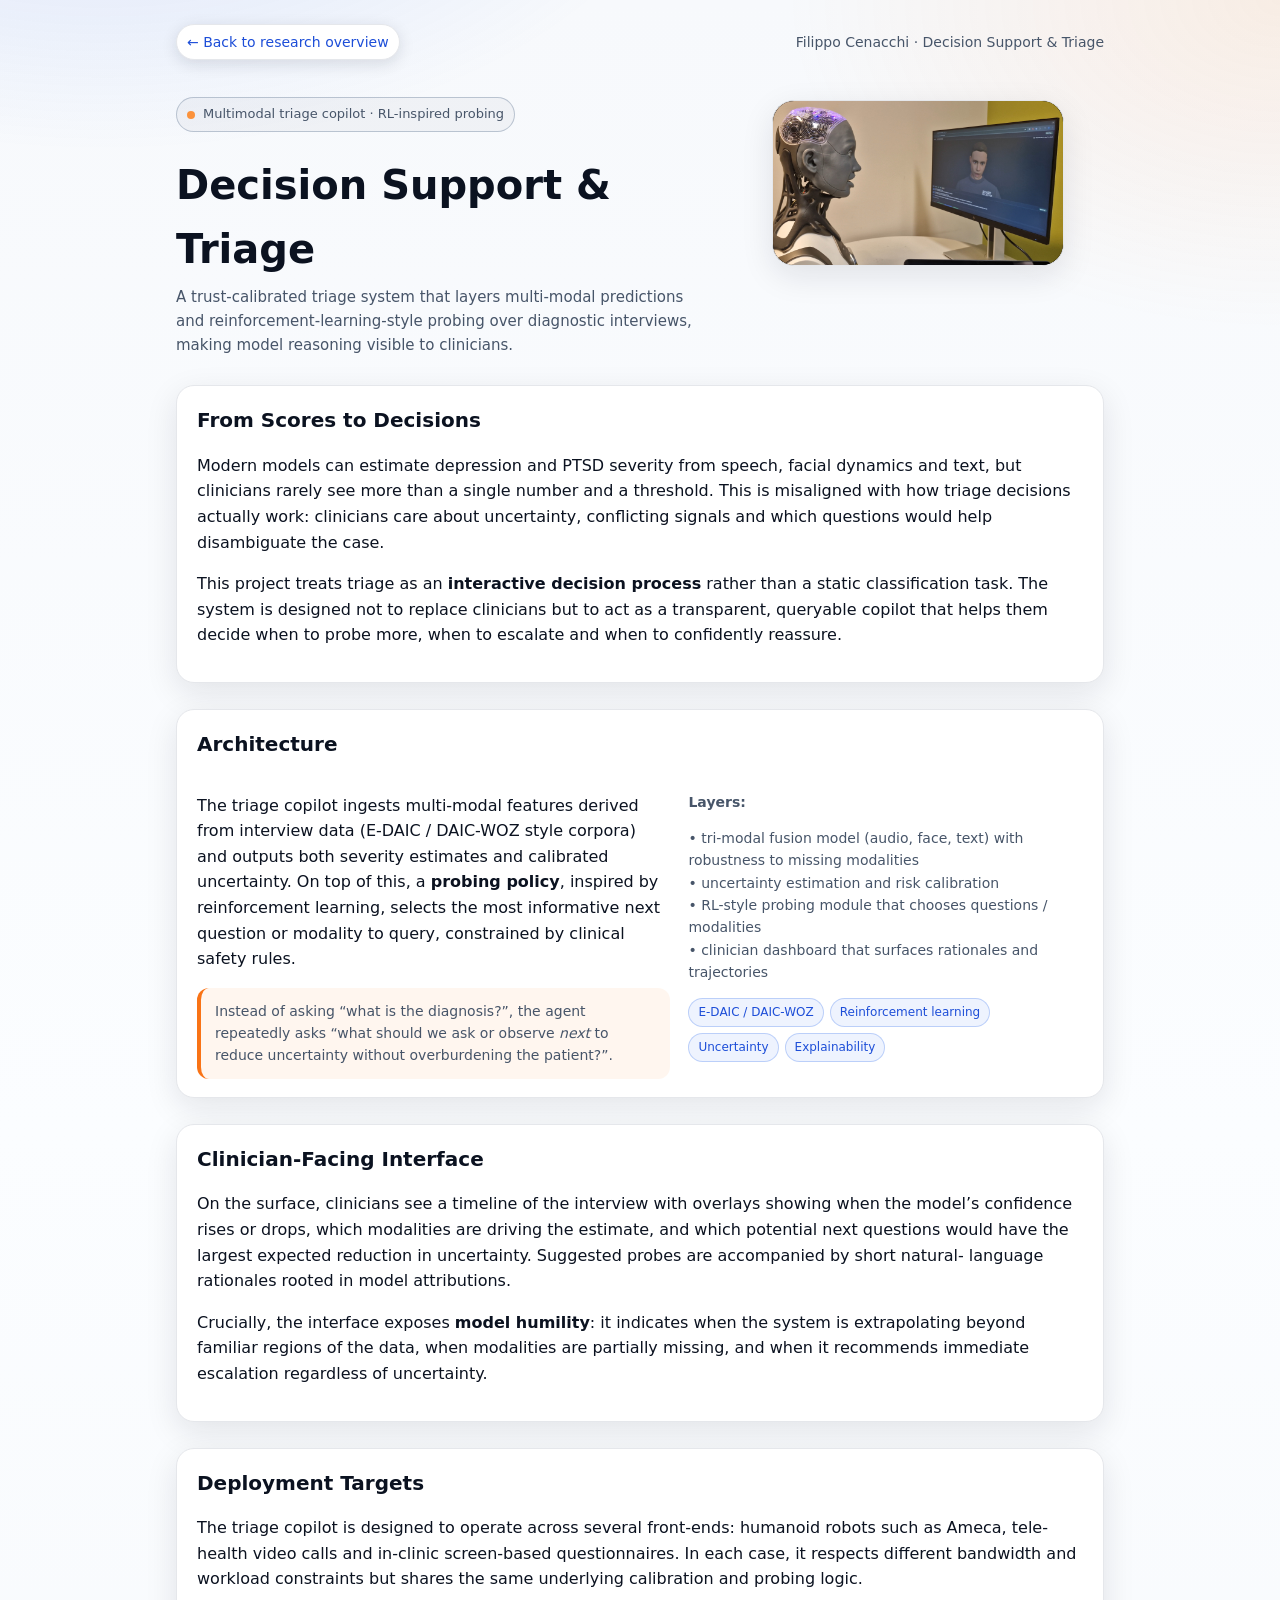
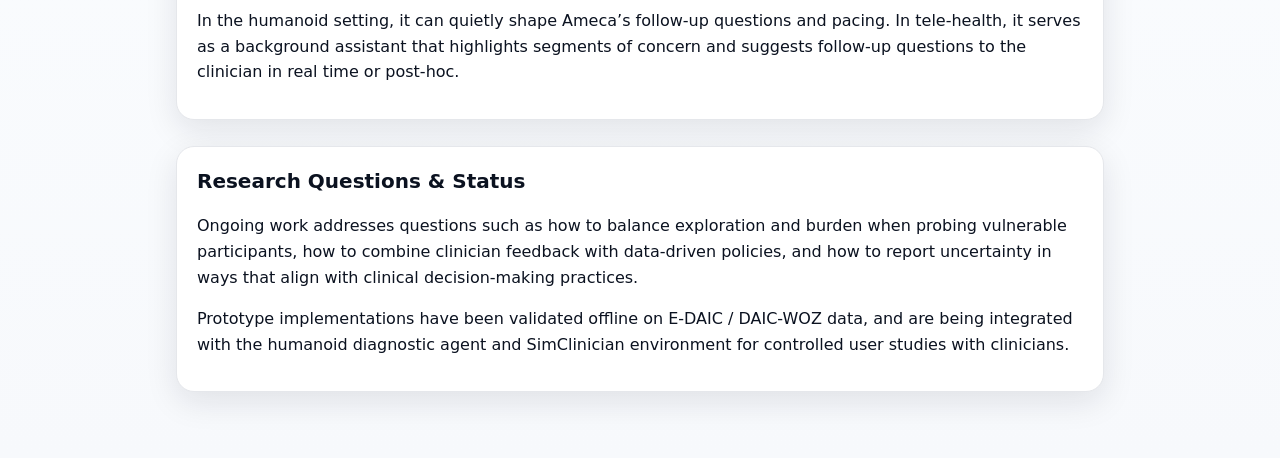
<file: decision-support-triage.html>
<!doctype html>
<html lang="en">
<head>
  <meta charset="utf-8">
  <title>Decision Support &amp; Triage • Filippo Cenacchi</title>
  <meta name="viewport" content="width=device-width, initial-scale=1">
  <meta name="description"
        content="A trust-calibrated multimodal triage copilot that layers RL-inspired probing and explainable predictions over E-DAIC / DAIC-WOZ style interviews.">

  <style>
    :root{
      --bg:#f7f9fc;--panel:#ffffff;--text:#0b1220;--subtle:#475569;
      --brand:#2563eb;--brand-ink:#1d4ed8;--border:#e5e7eb;
      --shadow:0 10px 32px rgba(15,23,42,0.10);
      --accent-soft:rgba(37,99,235,0.08);
    }
    *{box-sizing:border-box;}
    html,body{
      margin:0;padding:0;min-height:100vh;
      font:16px/1.6 system-ui,-apple-system,Segoe UI,Roboto,Ubuntu;
      color:var(--text);
      background:
        radial-gradient(1100px 650px at 8% -10%,rgba(37,99,235,.16),transparent 55%),
        radial-gradient(900px 600px at 100% 0%,rgba(251,146,60,.12),transparent 55%),
        linear-gradient(180deg,#f7f9fc 0%,#fbfdff 55%,#f7f9fc 100%);
    }
    a{color:var(--brand-ink);text-decoration:none}
    a:hover{text-decoration:underline}
    .container{max-width:960px;margin:0 auto;padding:24px 16px 40px;}
    header{
      display:flex;justify-content:space-between;align-items:center;
      gap:12px;margin-bottom:24px;
    }
    .back-link{
      display:inline-flex;align-items:center;gap:6px;
      padding:6px 10px;border-radius:999px;
      background:#fff;border:1px solid var(--border);
      font-size:14px;box-shadow:0 4px 16px rgba(15,23,42,0.12);
    }
    h1{font-size:clamp(30px,4vw,40px);margin:8px 0 4px;}
    .subtitle{margin:0;color:var(--subtle);font-size:15px;}
    .hero{
      display:grid;grid-template-columns:minmax(0,2fr) minmax(260px,1.4fr);
      gap:24px;align-items:flex-start;margin-bottom:28px;
    }
    .hero-media{
      border-radius:22px;overflow:hidden;border:1px solid var(--border);
      box-shadow:var(--shadow);background:#000;
    }
    .hero-media img{width:100%;height:100%;object-fit:cover;display:block;}
    .pill{
      display:inline-flex;align-items:center;gap:8px;
      padding:6px 10px;border-radius:999px;
      background:rgba(15,23,42,0.03);
      border:1px solid rgba(148,163,184,0.6);
      font-size:13px;color:var(--subtle);
    }
    .pill span.dot{width:8px;height:8px;border-radius:999px;background:#fb923c;}
    section{
      margin-bottom:26px;background:var(--panel);border-radius:18px;
      border:1px solid var(--border);box-shadow:var(--shadow);
      padding:18px 20px 18px;
    }
    section h2{margin-top:0;font-size:20px;}
    .tag-row{margin-top:8px;display:flex;flex-wrap:wrap;gap:6px;}
    .tag{
      font-size:12px;padding:4px 9px;border-radius:999px;
      background:var(--accent-soft);color:var(--brand-ink);
      border:1px solid rgba(37,99,235,0.25);
    }
    .two-col{
      display:grid;grid-template-columns:minmax(0,1.2fr) minmax(0,1fr);
      gap:18px;
    }
    @media(max-width:800px){
      .hero{grid-template-columns:1fr;}
      .two-col{grid-template-columns:1fr;}
    }
    .callout{
      margin:0;padding:12px 14px;border-radius:12px;
      background:rgba(251,146,60,0.08);
      border-left:4px solid #f97316;
      font-size:14px;color:var(--subtle);
    }
    .small{font-size:14px;color:var(--subtle);}
  </style>

  <link rel="stylesheet" href="iphone.css">
</head>
<body>
  <div class="container">
    <header>
      <a class="back-link" href="index.html#research">← Back to research overview</a>
      <span class="small">Filippo Cenacchi · Decision Support &amp; Triage</span>
    </header>

    <div class="hero">
      <div>
        <p class="pill">
          <span class="dot"></span>
          Multimodal triage copilot · RL-inspired probing
        </p>
        <h1>Decision Support &amp; Triage</h1>
        <p class="subtitle">
          A trust-calibrated triage system that layers multi-modal predictions and
          reinforcement-learning-style probing over diagnostic interviews, making
          model reasoning visible to clinicians.
        </p>
      </div>
      <figure class="hero-media">
        <img src="20250901_165725.jpg"
             alt="Robot and screen-based triage tools used with clinicians">
      </figure>
    </div>

    <section>
      <h2>From Scores to Decisions</h2>
      <p>
        Modern models can estimate depression and PTSD severity from speech, facial
        dynamics and text, but clinicians rarely see more than a single number and
        a threshold. This is misaligned with how triage decisions actually work:
        clinicians care about uncertainty, conflicting signals and which questions
        would help disambiguate the case.
      </p>
      <p>
        This project treats triage as an <strong>interactive decision process</strong>
        rather than a static classification task. The system is designed not to replace
        clinicians but to act as a transparent, queryable copilot that helps them decide
        when to probe more, when to escalate and when to confidently reassure.
      </p>
    </section>

    <section>
      <h2>Architecture</h2>
      <div class="two-col">
        <div>
          <p>
            The triage copilot ingests multi-modal features derived from interview data
            (E-DAIC / DAIC-WOZ style corpora) and outputs both severity estimates and
            calibrated uncertainty. On top of this, a <strong>probing policy</strong>,
            inspired by reinforcement learning, selects the most informative next
            question or modality to query, constrained by clinical safety rules.
          </p>
          <p class="callout">
            Instead of asking “what is the diagnosis?”, the agent repeatedly asks
            “what should we ask or observe <em>next</em> to reduce uncertainty without
            overburdening the patient?”.
          </p>
        </div>
        <div>
          <p class="small"><strong>Layers:</strong></p>
          <p class="small">
            • tri-modal fusion model (audio, face, text) with robustness to missing
            modalities<br>
            • uncertainty estimation and risk calibration<br>
            • RL-style probing module that chooses questions / modalities<br>
            • clinician dashboard that surfaces rationales and trajectories
          </p>
          <div class="tag-row">
            <span class="tag">E-DAIC / DAIC-WOZ</span>
            <span class="tag">Reinforcement learning</span>
            <span class="tag">Uncertainty</span>
            <span class="tag">Explainability</span>
          </div>
        </div>
      </div>
    </section>

    <section>
      <h2>Clinician-Facing Interface</h2>
      <p>
        On the surface, clinicians see a timeline of the interview with overlays showing
        when the model’s confidence rises or drops, which modalities are driving the
        estimate, and which potential next questions would have the largest expected
        reduction in uncertainty. Suggested probes are accompanied by short natural-
        language rationales rooted in model attributions.
      </p>
      <p>
        Crucially, the interface exposes <strong>model humility</strong>: it indicates
        when the system is extrapolating beyond familiar regions of the data, when
        modalities are partially missing, and when it recommends immediate escalation
        regardless of uncertainty.
      </p>
    </section>

    <section>
      <h2>Deployment Targets</h2>
      <p>
        The triage copilot is designed to operate across several front-ends:
        humanoid robots such as Ameca, tele-health video calls and in-clinic screen-based
        questionnaires. In each case, it respects different bandwidth and workload
        constraints but shares the same underlying calibration and probing logic.
      </p>
      <p>
        In the humanoid setting, it can quietly shape Ameca’s follow-up questions and
        pacing. In tele-health, it serves as a background assistant that highlights segments
        of concern and suggests follow-up questions to the clinician in real time or
        post-hoc.
      </p>
    </section>

    <section>
      <h2>Research Questions &amp; Status</h2>
      <p>
        Ongoing work addresses questions such as how to balance exploration and burden
        when probing vulnerable participants, how to combine clinician feedback with
        data-driven policies, and how to report uncertainty in ways that align with
        clinical decision-making practices.
      </p>
      <p>
        Prototype implementations have been validated offline on E-DAIC / DAIC-WOZ
        data, and are being integrated with the humanoid diagnostic agent and
        SimClinician environment for controlled user studies with clinicians.
      </p>
    </section>
  </div>
</body>
</html>
</file>
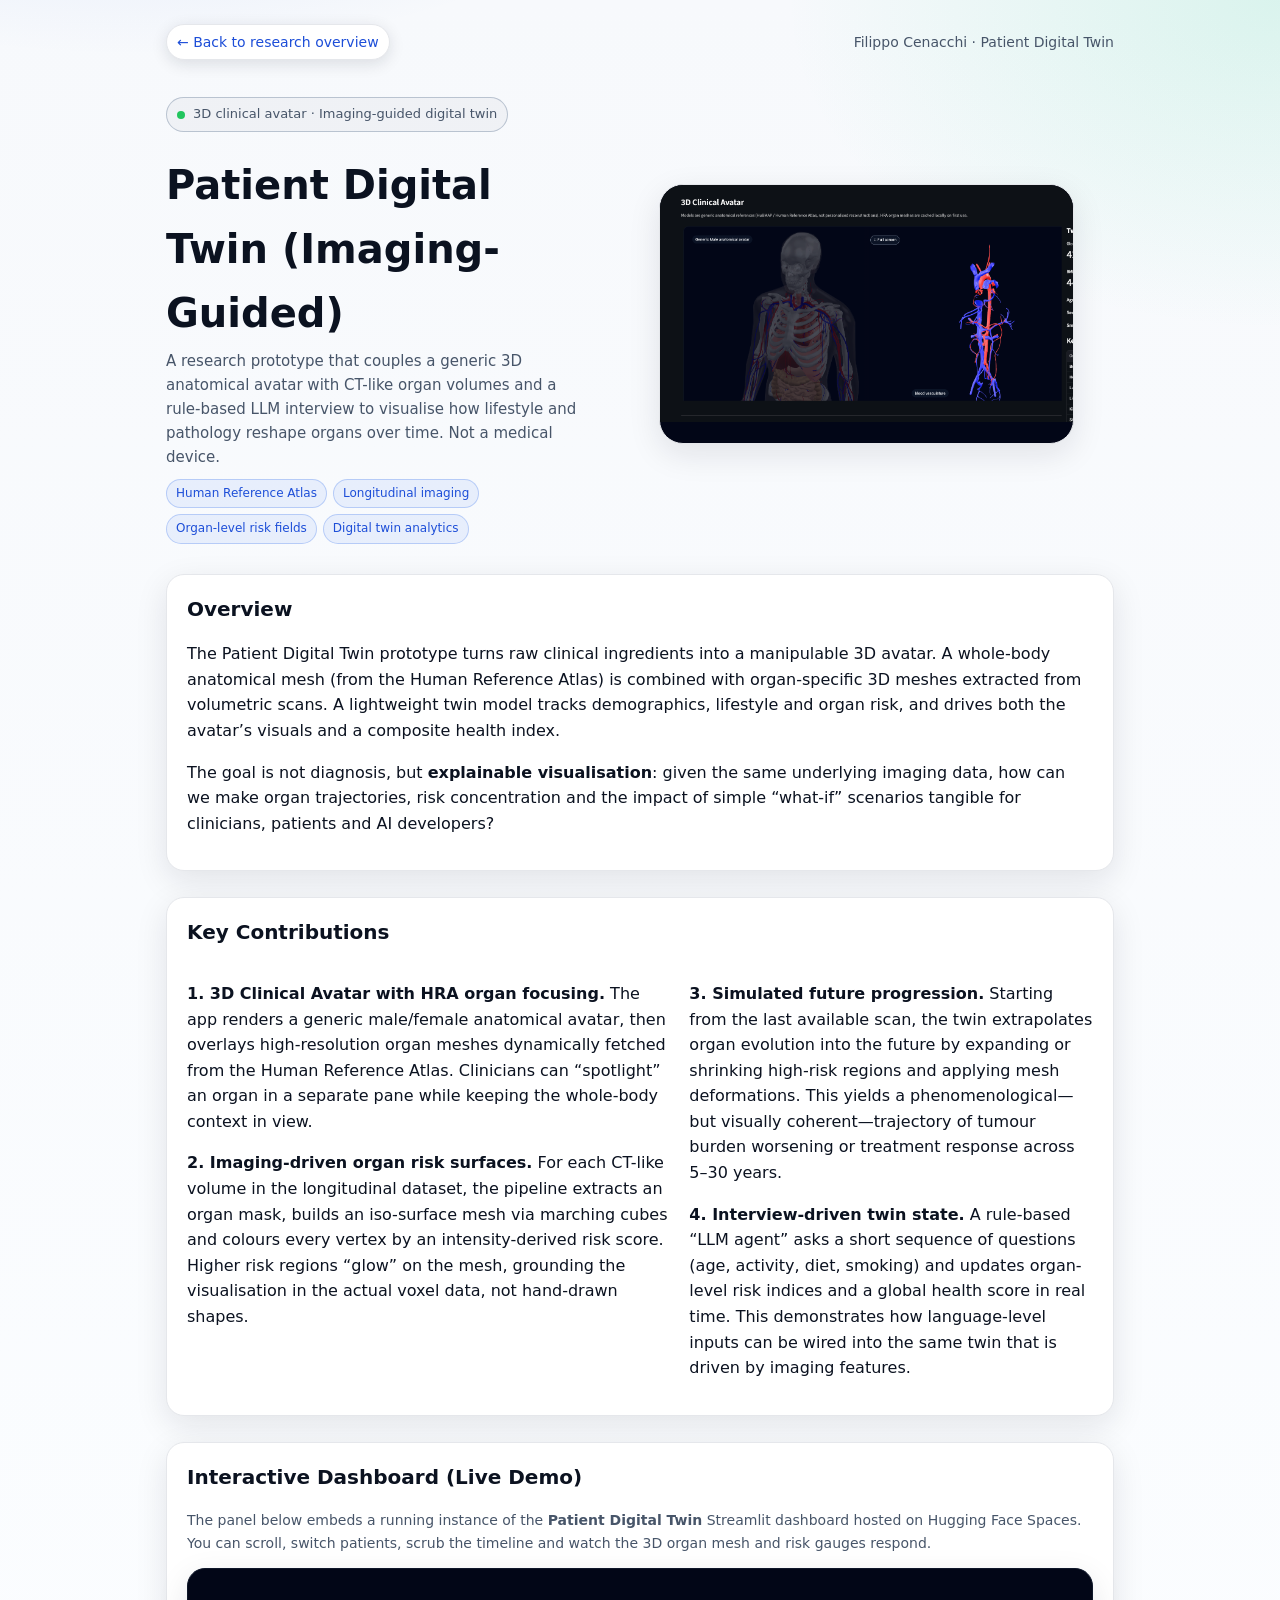
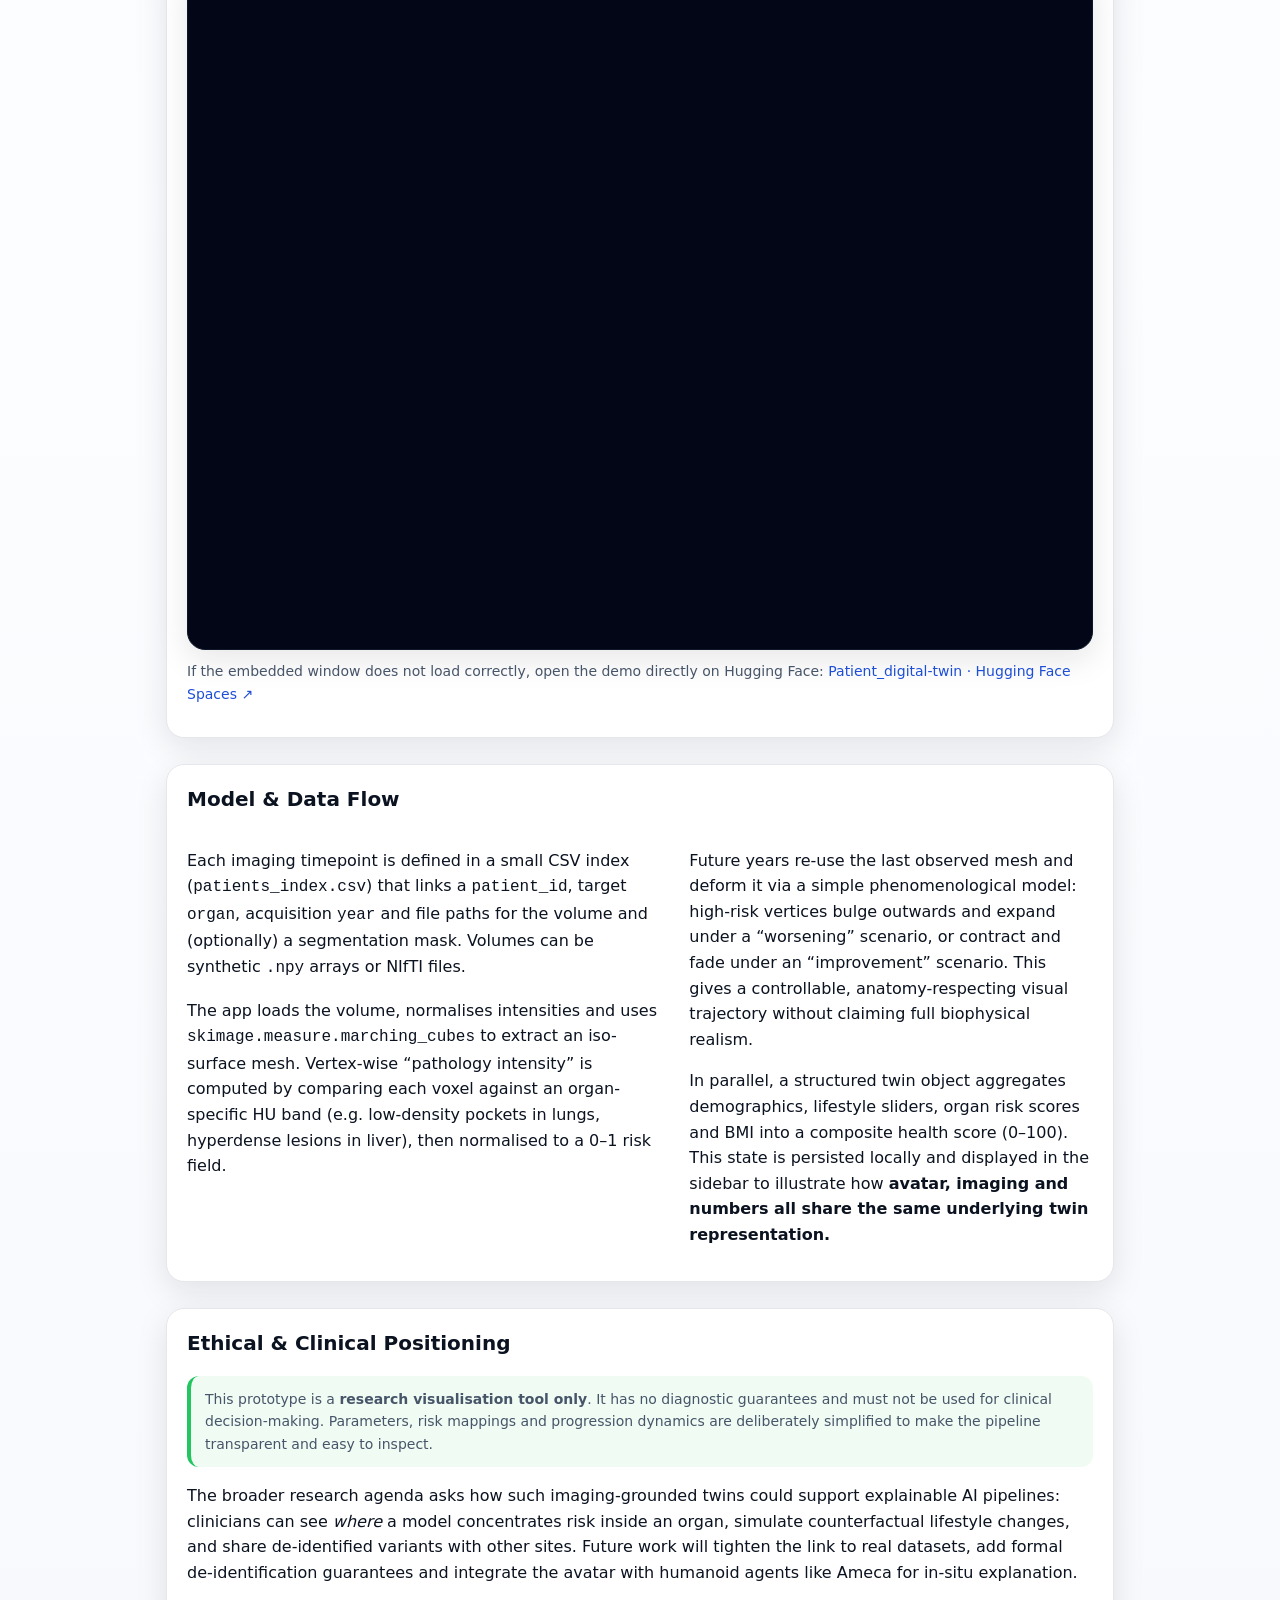
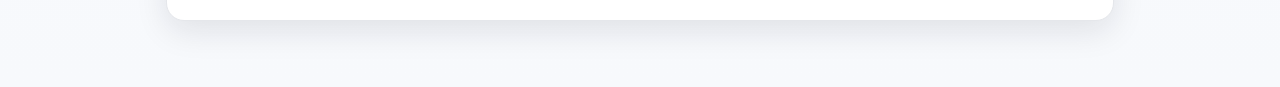
<file: digital-twin.html>
<!doctype html>
<html lang="en">
<head>
  <meta charset="utf-8">
  <title>Patient Digital Twin • Filippo Cenacchi</title>
  <meta name="viewport" content="width=device-width, initial-scale=1">
  <meta name="description"
        content="A 3D clinical digital twin that combines generic anatomy, imaging-driven organs and an interview-based twin model to visualise disease trajectories over time.">

  <style>
    :root{
      --bg:#f7f9fc;--panel:#ffffff;--text:#0b1220;--subtle:#475569;
      --brand:#2563eb;--brand-ink:#1d4ed8;--border:#e5e7eb;
      --shadow:0 10px 32px rgba(15,23,42,0.10);
      --accent-soft:rgba(37,99,235,0.08);
    }
    *{box-sizing:border-box;}
    html,body{
      margin:0;padding:0;min-height:100vh;
      font:16px/1.6 system-ui,-apple-system,Segoe UI,Roboto,Ubuntu;
      color:var(--text);
      background:
        radial-gradient(1200px 700px at 10% -10%,rgba(37,99,235,.18),transparent 55%),
        radial-gradient(900px 600px at 100% 0%,rgba(52,211,153,.15),transparent 55%),
        linear-gradient(180deg,#f7f9fc 0%,#fbfdff 55%,#f7f9fc 100%);
    }
    a{color:var(--brand-ink);text-decoration:none}
    a:hover{text-decoration:underline}
    .container{max-width:980px;margin:0 auto;padding:24px 16px 40px;}
    header{
      display:flex;justify-content:space-between;align-items:center;
      gap:12px;margin-bottom:24px;
    }
    .back-link{
      display:inline-flex;align-items:center;gap:6px;
      padding:6px 10px;border-radius:999px;
      background:#fff;border:1px solid var(--border);
      font-size:14px;box-shadow:0 4px 16px rgba(15,23,42,0.12);
    }
    h1{font-size:clamp(30px,4vw,40px);margin:8px 0 4px;}
    .subtitle{margin:0;color:var(--subtle);font-size:15px;}
    .hero{
      display:grid;
      grid-template-columns:minmax(0,1.2fr) minmax(0,1.4fr);
      gap:28px;align-items:center;margin-bottom:30px;
    }
    .hero-media{
      border-radius:24px;overflow:hidden;border:1px solid var(--border);
      box-shadow:var(--shadow);background:#020617;
      max-height:460px;min-height:260px;
    }
    .hero-media img{
      width:100%;height:100%;object-fit:cover;display:block;
    }
    .pill{
      display:inline-flex;align-items:center;gap:8px;
      padding:6px 10px;border-radius:999px;
      background:rgba(15,23,42,0.03);
      border:1px solid rgba(148,163,184,0.6);
      font-size:13px;color:var(--subtle);
    }
    .pill span.dot{width:8px;height:8px;border-radius:999px;background:#22c55e;}
    section{
      margin-bottom:26px;background:var(--panel);border-radius:18px;
      border:1px solid var(--border);box-shadow:var(--shadow);
      padding:18px 20px 18px;
    }
    section h2{margin-top:0;font-size:20px;}
    .tag-row{margin-top:8px;display:flex;flex-wrap:wrap;gap:6px;}
    .tag{
      font-size:12px;padding:4px 9px;border-radius:999px;
      background:var(--accent-soft);color:var(--brand-ink);
      border:1px solid rgba(37,99,235,0.25);
    }
    .two-col{
      display:grid;grid-template-columns:minmax(0,1.2fr) minmax(0,1fr);
      gap:18px;
    }
    @media(max-width:800px){
      .hero{grid-template-columns:1fr;}
      .hero-media{order:-1;}
      .two-col{grid-template-columns:1fr;}
    }
    .callout{
      margin:0;padding:12px 14px;border-radius:12px;
      background:rgba(34,197,94,0.07);
      border-left:4px solid #22c55e;
      font-size:14px;color:var(--subtle);
    }
    .small{font-size:14px;color:var(--subtle);}
    .live-embed{
      margin-top:12px;
      border-radius:18px;
      border:1px solid #0f172a;
      overflow:hidden;
      box-shadow:var(--shadow);
      background:#020617;
    }
    .live-embed iframe{
      width:100%;
      min-height:680px;
      border:0;
      display:block;
    }
    @media(max-width:600px){
      .live-embed iframe{min-height:560px;}
    }
  </style>

  <link rel="stylesheet" href="iphone.css">
</head>
<body>
  <div class="container">
    <header>
      <a class="back-link" href="index.html#research">← Back to research overview</a>
      <span class="small">Filippo Cenacchi · Patient Digital Twin</span>
    </header>

    <div class="hero">
      <div>
        <p class="pill">
          <span class="dot"></span>
          3D clinical avatar · Imaging-guided digital twin
        </p>
        <h1>Patient Digital Twin (Imaging-Guided)</h1>
        <p class="subtitle">
          A research prototype that couples a generic 3D anatomical avatar with CT-like
          organ volumes and a rule-based LLM interview to visualise how lifestyle and
          pathology reshape organs over time. Not a medical device.
        </p>
        <div class="tag-row" style="margin-top:10px;">
          <span class="tag">Human Reference Atlas</span>
          <span class="tag">Longitudinal imaging</span>
          <span class="tag">Organ-level risk fields</span>
          <span class="tag">Digital twin analytics</span>
        </div>
      </div>
      <figure class="hero-media">
        <img src="twin.png"
             alt="3D anatomical avatar with isolated vascular tree and organ panel">
      </figure>
    </div>

    <section>
      <h2>Overview</h2>
      <p>
        The Patient Digital Twin prototype turns raw clinical ingredients into a
        manipulable 3D avatar. A whole-body anatomical mesh (from the Human Reference
        Atlas) is combined with organ-specific 3D meshes extracted from volumetric
        scans. A lightweight twin model tracks demographics, lifestyle and organ
        risk, and drives both the avatar’s visuals and a composite health index.
      </p>
      <p>
        The goal is not diagnosis, but <strong>explainable visualisation</strong>:
        given the same underlying imaging data, how can we make organ trajectories,
        risk concentration and the impact of simple “what-if” scenarios tangible
        for clinicians, patients and AI developers?
      </p>
    </section>

    <section>
      <h2>Key Contributions</h2>
      <div class="two-col">
        <div>
          <p>
            <strong>1. 3D Clinical Avatar with HRA organ focusing.</strong>
            The app renders a generic male/female anatomical avatar, then
            overlays high-resolution organ meshes dynamically fetched from the
            Human Reference Atlas. Clinicians can “spotlight” an organ in a
            separate pane while keeping the whole-body context in view.
          </p>
          <p>
            <strong>2. Imaging-driven organ risk surfaces.</strong>
            For each CT-like volume in the longitudinal dataset, the pipeline
            extracts an organ mask, builds an iso-surface mesh via marching cubes
            and colours every vertex by an intensity-derived risk score. Higher
            risk regions “glow” on the mesh, grounding the visualisation in the
            actual voxel data, not hand-drawn shapes.
          </p>
        </div>
        <div>
          <p>
            <strong>3. Simulated future progression.</strong>
            Starting from the last available scan, the twin extrapolates organ
            evolution into the future by expanding or shrinking high-risk regions
            and applying mesh deformations. This yields a phenomenological—but
            visually coherent—trajectory of tumour burden worsening or treatment
            response across 5–30 years.
          </p>
          <p>
            <strong>4. Interview-driven twin state.</strong>
            A rule-based “LLM agent” asks a short sequence of questions
            (age, activity, diet, smoking) and updates organ-level risk indices
            and a global health score in real time. This demonstrates how
            language-level inputs can be wired into the same twin that is driven
            by imaging features.
          </p>
        </div>
      </div>
    </section>

    <section>
      <h2>Interactive Dashboard (Live Demo)</h2>
      <p class="small">
        The panel below embeds a running instance of the
        <strong>Patient Digital Twin</strong> Streamlit dashboard hosted on
        Hugging Face Spaces. You can scroll, switch patients, scrub the
        timeline and watch the 3D organ mesh and risk gauges respond.
      </p>

      <div class="live-embed">
  <iframe
    src="https://filo-cena-patient-digital-twin.hf.space"
    title="Patient Digital Twin – live dashboard"
    loading="lazy"
    allow="fullscreen"
    style="width:100%; min-height:680px; border:0; display:block;"
  ></iframe>
</div>

<p class="small" style="margin-top:10px;">
  If the embedded window does not load correctly, open the demo directly on
  Hugging Face:
  <a href="https://huggingface.co/spaces/filo-cena/Patient_digital-twin"
     target="_blank" rel="noreferrer">
    Patient_digital-twin · Hugging Face Spaces ↗
  </a>
</p>

    </section>

    <section>
      <h2>Model &amp; Data Flow</h2>
      <div class="two-col">
        <div>
          <p>
            Each imaging timepoint is defined in a small CSV index
            (<code>patients_index.csv</code>) that links a <code>patient_id</code>,
            target <code>organ</code>, acquisition <code>year</code> and file paths
            for the volume and (optionally) a segmentation mask. Volumes can be
            synthetic <code>.npy</code> arrays or NIfTI files.
          </p>
          <p>
            The app loads the volume, normalises intensities and uses
            <code>skimage.measure.marching_cubes</code> to extract an iso-surface
            mesh. Vertex-wise “pathology intensity” is computed by comparing each
            voxel against an organ-specific HU band (e.g. low-density pockets in
            lungs, hyperdense lesions in liver), then normalised to a 0–1 risk field.
          </p>
        </div>
        <div>
          <p>
            Future years re-use the last observed mesh and deform it via a simple
            phenomenological model: high-risk vertices bulge outwards and expand
            under a “worsening” scenario, or contract and fade under an
            “improvement” scenario. This gives a controllable, anatomy-respecting
            visual trajectory without claiming full biophysical realism.
          </p>
          <p>
            In parallel, a structured twin object aggregates demographics,
            lifestyle sliders, organ risk scores and BMI into a composite health
            score (0–100). This state is persisted locally and displayed in the
            sidebar to illustrate how <strong>avatar, imaging and numbers all
            share the same underlying twin representation.</strong>
          </p>
        </div>
      </div>
    </section>

    <section>
      <h2>Ethical &amp; Clinical Positioning</h2>
      <p class="callout">
        This prototype is a <strong>research visualisation tool only</strong>.
        It has no diagnostic guarantees and must not be used for clinical
        decision-making. Parameters, risk mappings and progression dynamics are
        deliberately simplified to make the pipeline transparent and easy to
        inspect.
      </p>
      <p>
        The broader research agenda asks how such imaging-grounded twins could
        support explainable AI pipelines: clinicians can see <em>where</em> a
        model concentrates risk inside an organ, simulate counterfactual
        lifestyle changes, and share de-identified variants with other sites.
        Future work will tighten the link to real datasets, add formal
        de-identification guarantees and integrate the avatar with humanoid
        agents like Ameca for in-situ explanation.
      </p>
    </section>
  </div>
</body>
</html>
</file>
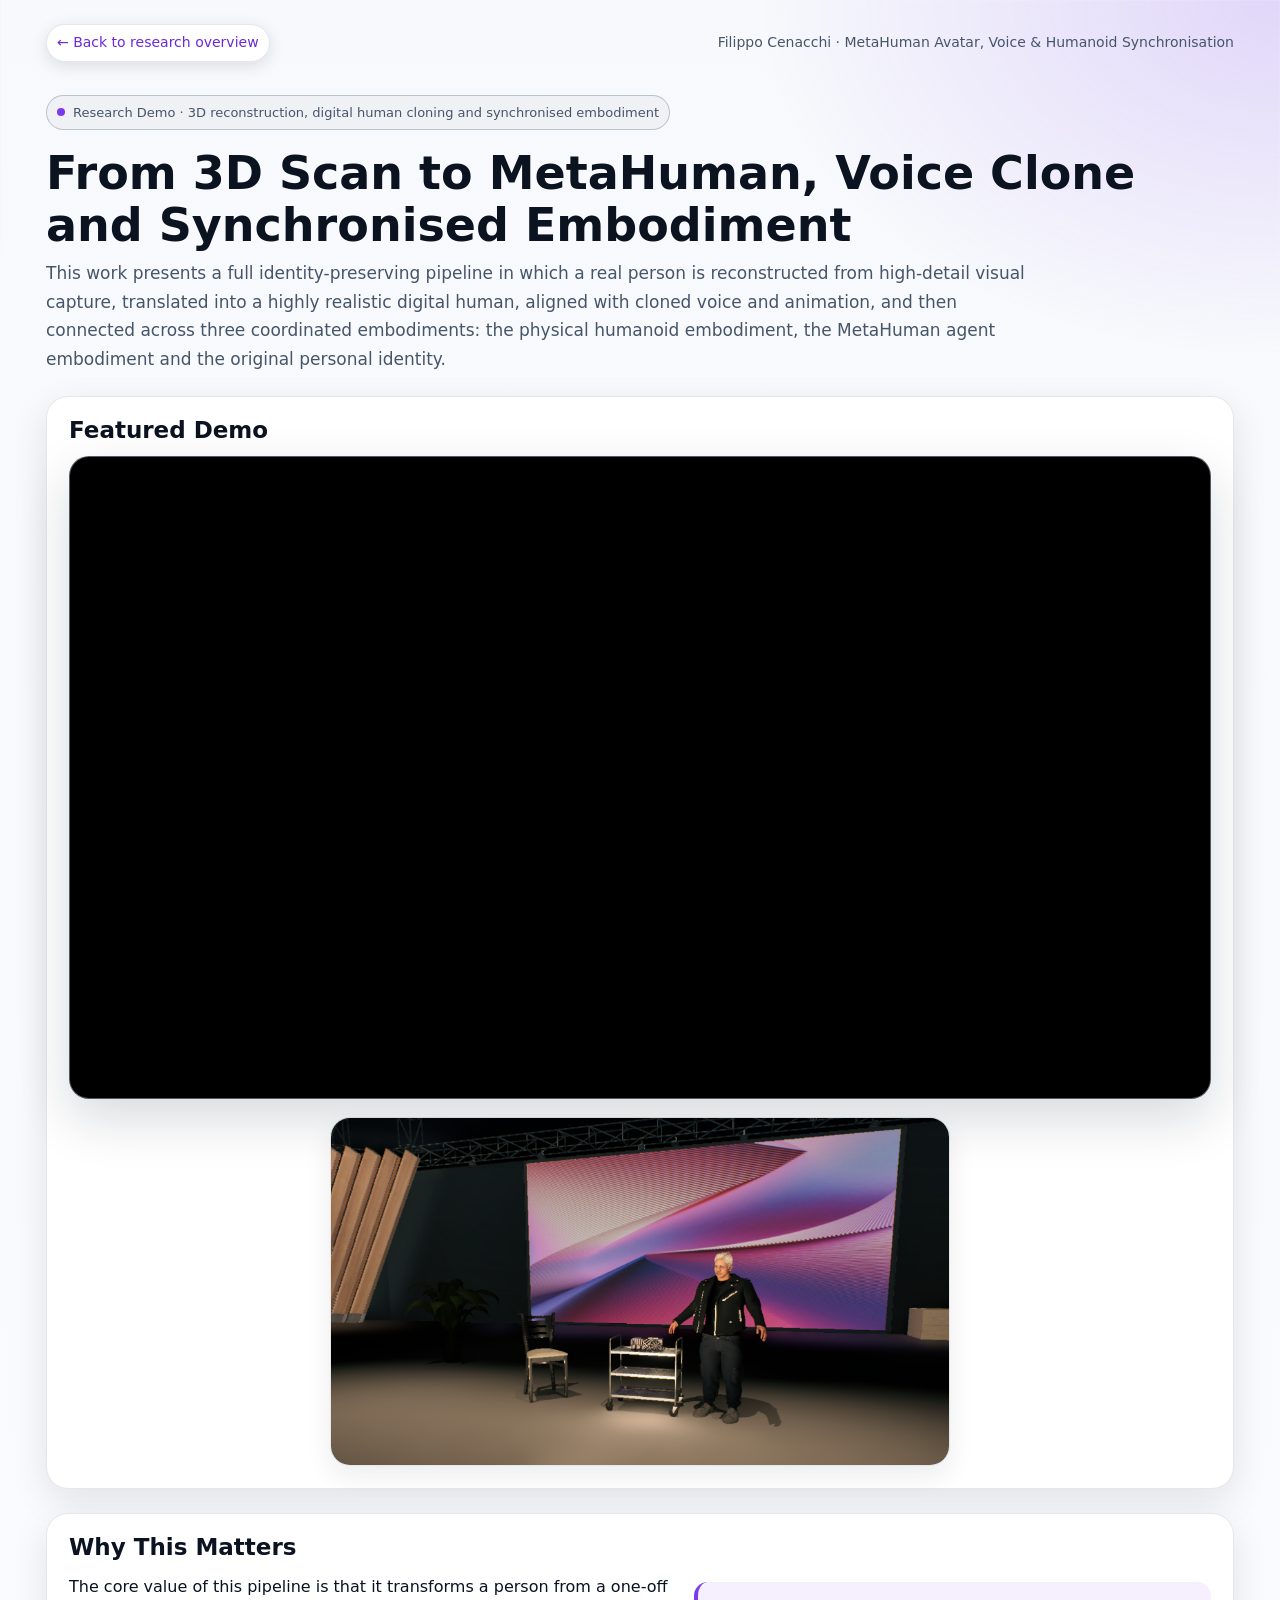
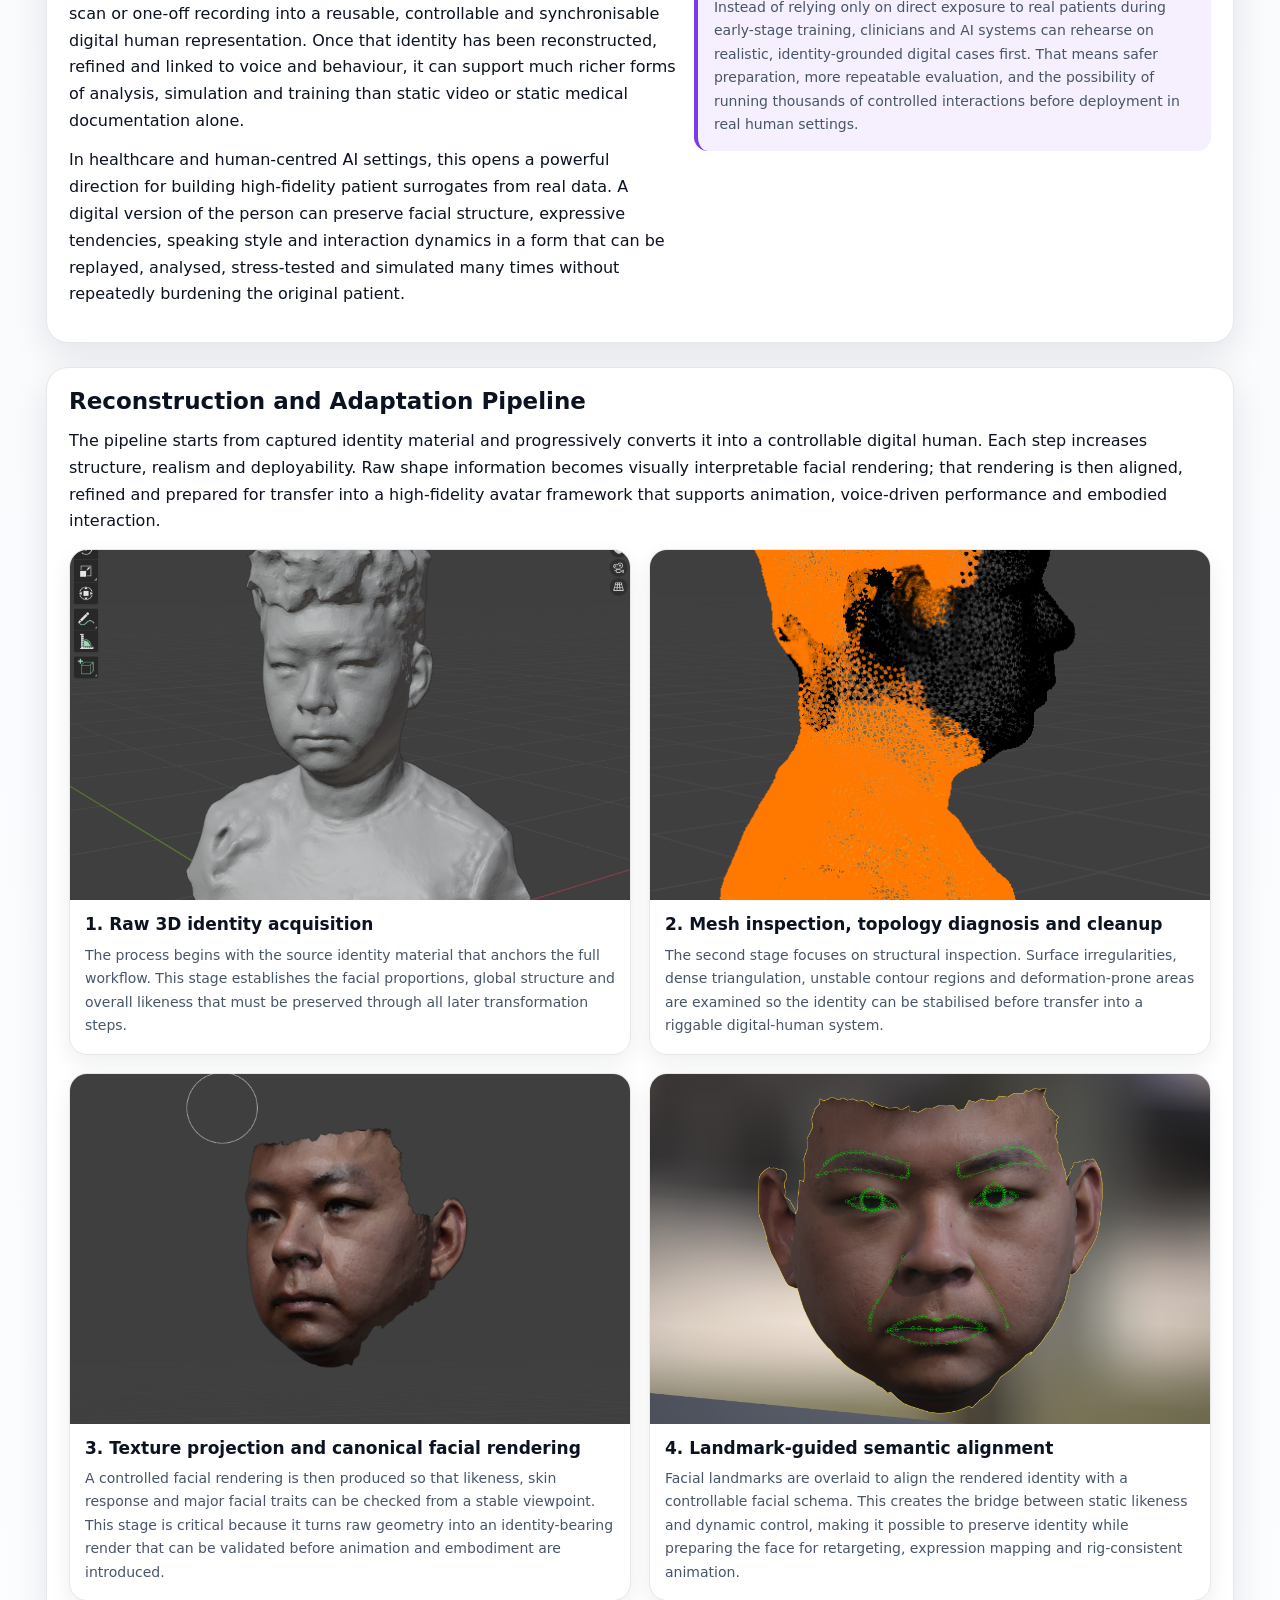
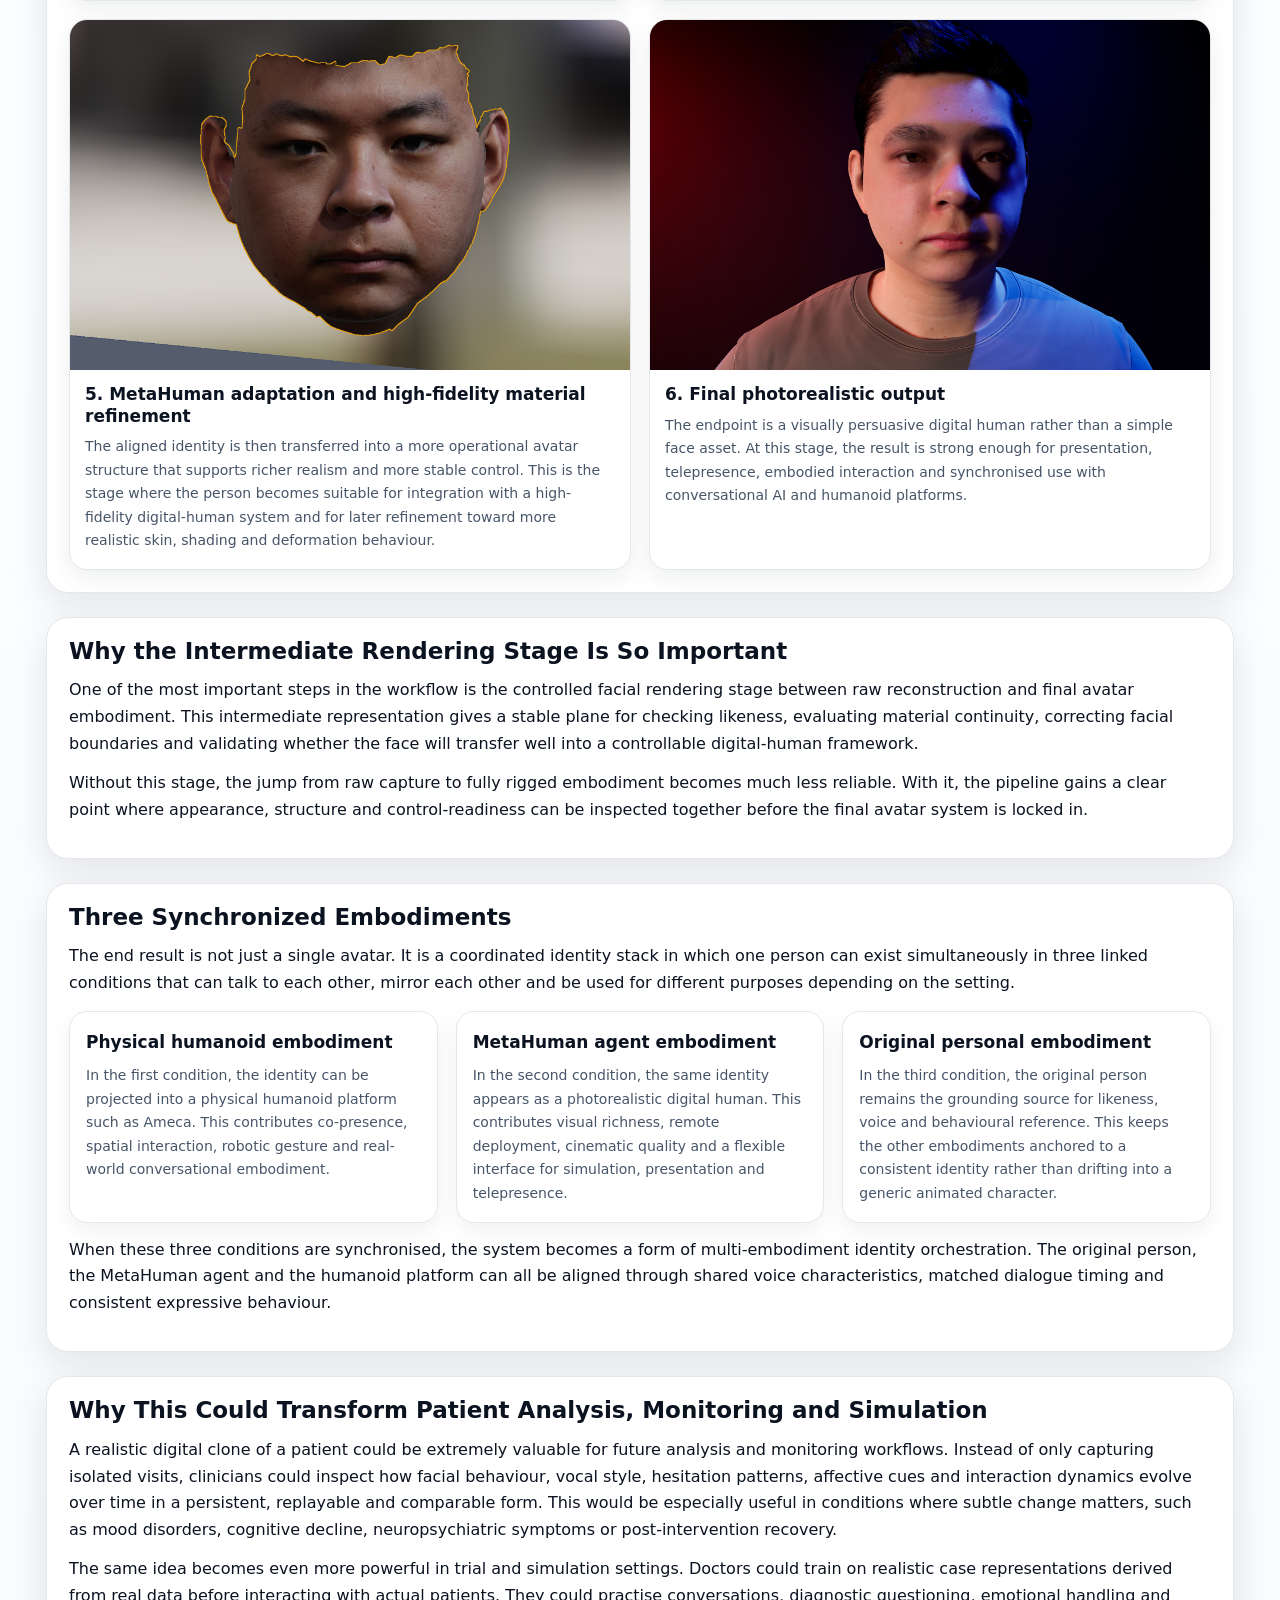
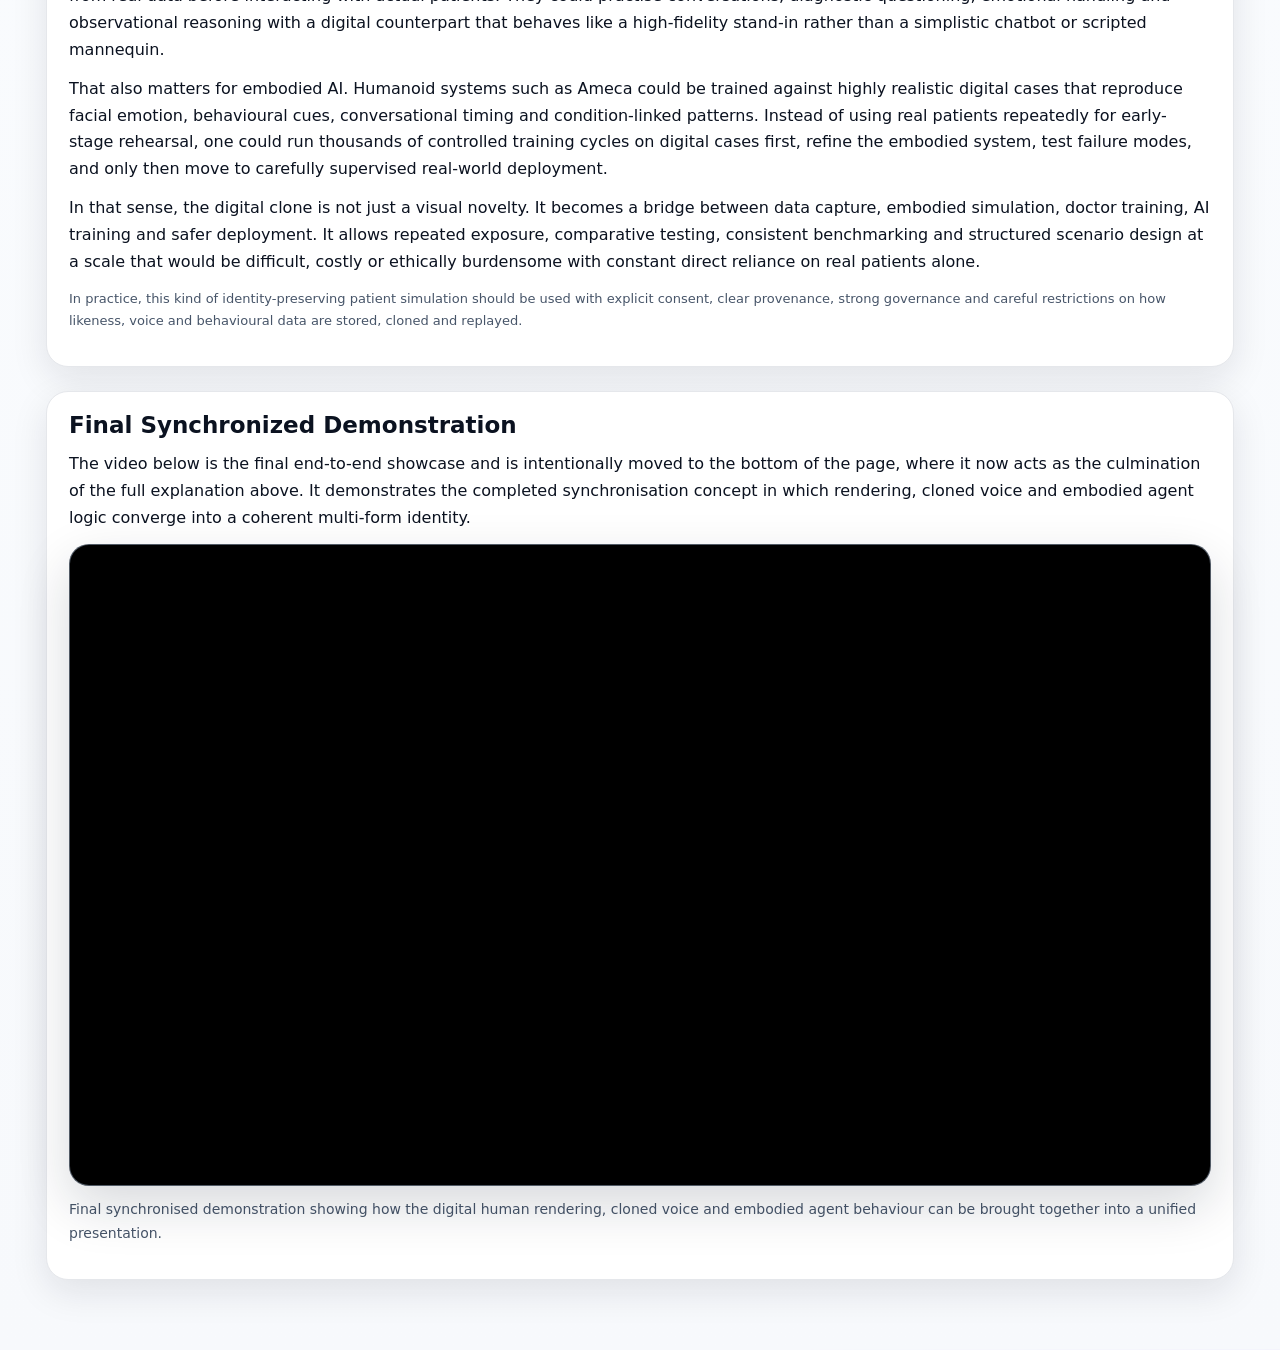
<file: metahuman-avatar-reel.html>
<!doctype html>
<html lang="en">
<head>
  <meta charset="utf-8">
  <title>MetaHuman Avatar, Voice Cloning & Humanoid Synchronisation • Filippo Cenacchi</title>
  <meta name="viewport" content="width=device-width, initial-scale=1">
  <meta name="description"
        content="A full pipeline for scan-based digital human reconstruction, MetaHuman adaptation, voice cloning, and synchronised embodiment across a physical humanoid, a photorealistic virtual agent, and the original human identity.">

  <style>
    :root{
      --bg:#f7f9fc;
      --panel:#ffffff;
      --text:#0b1220;
      --subtle:#475569;
      --brand:#7c3aed;
      --brand-ink:#6d28d9;
      --border:#e5e7eb;
      --shadow:0 12px 36px rgba(15,23,42,0.10);
      --shadow-strong:0 20px 52px rgba(15,23,42,0.16);
      --accent-soft:rgba(124,58,237,0.08);
    }

    *{box-sizing:border-box;}

    html,body{
      margin:0;
      padding:0;
      min-height:100vh;
      font:16px/1.68 system-ui,-apple-system,Segoe UI,Roboto,Ubuntu;
      color:var(--text);
      background:
        radial-gradient(1100px 650px at 8% -10%,rgba(37,99,235,.13),transparent 55%),
        radial-gradient(950px 650px at 100% 0%,rgba(124,58,237,.18),transparent 55%),
        linear-gradient(180deg,#f7f9fc 0%,#fbfdff 55%,#f7f9fc 100%);
    }

    a{
      color:var(--brand-ink);
      text-decoration:none;
    }

    a:hover{
      text-decoration:underline;
    }

    .container{
      max-width:1220px;
      margin:0 auto;
      padding:24px 16px 46px;
    }

    header{
      display:flex;
      justify-content:space-between;
      align-items:center;
      gap:12px;
      margin-bottom:20px;
    }

    .back-link{
      display:inline-flex;
      align-items:center;
      gap:6px;
      padding:6px 10px;
      border-radius:999px;
      background:#fff;
      border:1px solid var(--border);
      font-size:14px;
      box-shadow:0 4px 16px rgba(15,23,42,0.12);
    }

    .small{
      font-size:14px;
      color:var(--subtle);
    }

    .pill{
      display:inline-flex;
      align-items:center;
      gap:8px;
      padding:6px 10px;
      border-radius:999px;
      background:rgba(15,23,42,0.03);
      border:1px solid rgba(148,163,184,0.6);
      font-size:13px;
      color:var(--subtle);
      margin-bottom:10px;
    }

    .pill span.dot{
      width:8px;
      height:8px;
      border-radius:999px;
      background:var(--brand);
    }

    h1{
      font-size:clamp(32px,4.4vw,46px);
      margin:8px 0 8px;
      line-height:1.12;
    }

    .subtitle{
      margin:0 0 22px;
      color:var(--subtle);
      font-size:17px;
      max-width:980px;
    }

    section{
      margin-bottom:24px;
      background:var(--panel);
      border-radius:22px;
      border:1px solid var(--border);
      box-shadow:var(--shadow);
      padding:20px 22px 22px;
    }

    section h2{
      margin:0 0 12px;
      font-size:23px;
      line-height:1.2;
    }

    section p{
      margin:0 0 12px;
    }

    .video-frame{
      position:relative;
      width:100%;
      aspect-ratio:16 / 9;
      border-radius:20px;
      overflow:hidden;
      border:1px solid rgba(148,165,184,0.55);
      box-shadow:var(--shadow-strong);
      background:#000;
      margin-top:12px;
    }

    .video-frame iframe{
      width:100%;
      height:100%;
      display:block;
      border:0;
    }

    .video-caption{
      margin-top:12px;
      font-size:14px;
      color:var(--subtle);
    }

    .featured-stage{
  margin:18px auto 0;
  max-width:620px;
  width:100%;
  border:1px solid var(--border);
  border-radius:20px;
  overflow:hidden;
  background:#fff;
  box-shadow:0 10px 26px rgba(15,23,42,0.08);
}

    .featured-stage img{
      width:100%;
      display:block;
      aspect-ratio:16/9;
      object-fit:cover;
      background:#000;
    }

    .featured-stage figcaption{
      padding:14px 16px 16px;
      font-size:14px;
      color:var(--subtle);
    }

    .two-col{
      display:grid;
      grid-template-columns:minmax(0,1.08fr) minmax(0,0.92fr);
      gap:18px;
      align-items:start;
    }

    .callout{
      margin-top:8px;
      padding:14px 16px;
      border-radius:14px;
      background:var(--accent-soft);
      border-left:4px solid var(--brand);
      color:var(--subtle);
      font-size:14px;
    }

    .pipeline-grid{
      display:grid;
      grid-template-columns:repeat(2,minmax(0,1fr));
      gap:18px;
      margin-top:14px;
    }

    .step-card{
      border:1px solid var(--border);
      border-radius:18px;
      overflow:hidden;
      background:#fff;
      box-shadow:0 8px 22px rgba(15,23,42,0.07);
    }

    .step-card img{
      width:100%;
      display:block;
      aspect-ratio:16/10;
      object-fit:cover;
      background:#0b1220;
    }

    .step-card .body{
      padding:14px 15px 16px;
    }

    .step-card h3{
      margin:0 0 8px;
      font-size:17px;
      line-height:1.25;
    }

    .step-card p{
      margin:0;
      font-size:14px;
      color:var(--subtle);
    }

    .triad-grid{
      display:grid;
      grid-template-columns:repeat(3,minmax(0,1fr));
      gap:18px;
      margin-top:14px;
    }

    .triad-card{
      border:1px solid var(--border);
      border-radius:18px;
      padding:16px;
      background:#fff;
      box-shadow:0 8px 22px rgba(15,23,42,0.06);
    }

    .triad-card h3{
      margin:0 0 8px;
      font-size:17px;
    }

    .triad-card p{
      margin:0;
      font-size:14px;
      color:var(--subtle);
    }

    .bottom-demo{
      margin-top:10px;
    }

    .ethics-note{
      margin-top:10px;
      font-size:13px;
      color:var(--subtle);
    }

    @media(max-width:980px){
      .pipeline-grid,
      .triad-grid,
      .two-col{
        grid-template-columns:1fr;
      }
    }

    @media(max-width:640px){
      .container{
        padding:18px 12px 34px;
      }
    
      section{
        padding:16px 16px 18px;
      }
    }
  </style>

  <link rel="stylesheet" href="iphone.css">
</head>
<body>
  <div class="container">
    <header>
      <a class="back-link" href="index.html#research">← Back to research overview</a>
      <span class="small">Filippo Cenacchi · MetaHuman Avatar, Voice & Humanoid Synchronisation</span>
    </header>

    <p class="pill">
      <span class="dot"></span>
      Research Demo · 3D reconstruction, digital human cloning and synchronised embodiment
    </p>

    <h1>From 3D Scan to MetaHuman, Voice Clone and Synchronised Embodiment</h1>
    <p class="subtitle">
      This work presents a full identity-preserving pipeline in which a real person is reconstructed from high-detail visual capture, translated into a highly realistic digital human, aligned with cloned voice and animation, and then connected across three coordinated embodiments: the physical humanoid embodiment, the MetaHuman agent embodiment and the original personal identity.
    </p>

    <section>
      <h2>Featured Demo</h2>


      <div class="video-frame">
        <iframe
          src="https://www.youtube.com/embed/Z5OKkYK8zjc?autoplay=1&mute=1&loop=1&playlist=Z5OKkYK8zjc&controls=1&modestbranding=1&rel=0&vq=hd1080"
          title="MetaHuman Avatar Reel"
          allow="accelerometer; autoplay; clipboard-write; encrypted-media; gyroscope; picture-in-picture; web-share"
          allowfullscreen
          loading="lazy">
        </iframe>
      </div>


      <figure class="featured-stage">
  <img
    src="Screenshot%202026-01-30%20035445.png"
    alt="Stage presentation frame showing the embodied digital character in a live demonstration environment"
    loading="lazy">
 
</figure>
    </section>

    <section>
      <h2>Why This Matters</h2>
      <div class="two-col">
        <div>
          <p>
            The core value of this pipeline is that it transforms a person from a one-off scan or one-off recording into a reusable, controllable and synchronisable digital human representation. Once that identity has been reconstructed, refined and linked to voice and behaviour, it can support much richer forms of analysis, simulation and training than static video or static medical documentation alone.
          </p>
          <p>
            In healthcare and human-centred AI settings, this opens a powerful direction for building high-fidelity patient surrogates from real data. A digital version of the person can preserve facial structure, expressive tendencies, speaking style and interaction dynamics in a form that can be replayed, analysed, stress-tested and simulated many times without repeatedly burdening the original patient.
          </p>
        </div>
        <div>
          <div class="callout">
            Instead of relying only on direct exposure to real patients during early-stage training, clinicians and AI systems can rehearse on realistic, identity-grounded digital cases first. That means safer preparation, more repeatable evaluation, and the possibility of running thousands of controlled interactions before deployment in real human settings.
          </div>
        </div>
      </div>
    </section>

    <section>
      <h2>Reconstruction and Adaptation Pipeline</h2>
      <p>
        The pipeline starts from captured identity material and progressively converts it into a controllable digital human. Each step increases structure, realism and deployability. Raw shape information becomes visually interpretable facial rendering; that rendering is then aligned, refined and prepared for transfer into a high-fidelity avatar framework that supports animation, voice-driven performance and embodied interaction.
      </p>

      <div class="pipeline-grid">
        <article class="step-card">
          <img
            src="tim.png"
            alt="Initial facial identity asset used at the beginning of the reconstruction workflow"
            loading="lazy">
          <div class="body">
            <h3>1. Raw 3D identity acquisition</h3>
            <p>
              The process begins with the source identity material that anchors the full workflow. This stage establishes the facial proportions, global structure and overall likeness that must be preserved through all later transformation steps.
            </p>
          </div>
        </article>

        <article class="step-card">
          <img
            src="Screenshot%202026-04-14%20064637.png"
            alt="Side inspection of mesh structure used for topology review and cleanup"
            loading="lazy">
          <div class="body">
            <h3>2. Mesh inspection, topology diagnosis and cleanup</h3>
            <p>
              The second stage focuses on structural inspection. Surface irregularities, dense triangulation, unstable contour regions and deformation-prone areas are examined so the identity can be stabilised before transfer into a riggable digital-human system.
            </p>
          </div>
        </article>

        <article class="step-card">
          <img
            src="tiiiiimmm.png"
            alt="Frontal facial rendering used to validate appearance and texture continuity"
            loading="lazy">
          <div class="body">
            <h3>3. Texture projection and canonical facial rendering</h3>
            <p>
              A controlled facial rendering is then produced so that likeness, skin response and major facial traits can be checked from a stable viewpoint. This stage is critical because it turns raw geometry into an identity-bearing render that can be validated before animation and embodiment are introduced.
            </p>
          </div>
        </article>

        <article class="step-card">
          <img
            src="timmarkers.png"
            alt="Facial landmark overlay used to align the reconstructed face with a controllable animation structure"
            loading="lazy">
          <div class="body">
            <h3>4. Landmark-guided semantic alignment</h3>
            <p>
              Facial landmarks are overlaid to align the rendered identity with a controllable facial schema. This creates the bridge between static likeness and dynamic control, making it possible to preserve identity while preparing the face for retargeting, expression mapping and rig-consistent animation.
            </p>
          </div>
        </article>

        <article class="step-card">
          <img
            src="timscann.png"
            alt="Geometry-aligned facial and bust representation used for transfer into the high-fidelity avatar pipeline"
            loading="lazy">
          <div class="body">
            <h3>5. MetaHuman adaptation and high-fidelity material refinement</h3>
            <p>
              The aligned identity is then transferred into a more operational avatar structure that supports richer realism and more stable control. This is the stage where the person becomes suitable for integration with a high-fidelity digital-human system and for later refinement toward more realistic skin, shading and deformation behaviour.
            </p>
          </div>
        </article>

        <article class="step-card">
          <img
            src="Screenshot%202026-04-14%20102948.png"
            alt="Final highly realistic digital human portrait after reconstruction and refinement"
            loading="lazy">
          <div class="body">
            <h3>6. Final photorealistic output</h3>
            <p>
              The endpoint is a visually persuasive digital human rather than a simple face asset. At this stage, the result is strong enough for presentation, telepresence, embodied interaction and synchronised use with conversational AI and humanoid platforms.
            </p>
          </div>
        </article>
      </div>
    </section>

    <section>
      <h2>Why the Intermediate Rendering Stage Is So Important</h2>
      <p>
        One of the most important steps in the workflow is the controlled facial rendering stage between raw reconstruction and final avatar embodiment. This intermediate representation gives a stable plane for checking likeness, evaluating material continuity, correcting facial boundaries and validating whether the face will transfer well into a controllable digital-human framework.
      </p>
      <p>
        Without this stage, the jump from raw capture to fully rigged embodiment becomes much less reliable. With it, the pipeline gains a clear point where appearance, structure and control-readiness can be inspected together before the final avatar system is locked in.
      </p>
    </section>

    <section>
      <h2>Three Synchronized Embodiments</h2>
      <p>
        The end result is not just a single avatar. It is a coordinated identity stack in which one person can exist simultaneously in three linked conditions that can talk to each other, mirror each other and be used for different purposes depending on the setting.
      </p>

      <div class="triad-grid">
        <article class="triad-card">
          <h3>Physical humanoid embodiment</h3>
          <p>
            In the first condition, the identity can be projected into a physical humanoid platform such as Ameca. This contributes co-presence, spatial interaction, robotic gesture and real-world conversational embodiment.
          </p>
        </article>

        <article class="triad-card">
          <h3>MetaHuman agent embodiment</h3>
          <p>
            In the second condition, the same identity appears as a photorealistic digital human. This contributes visual richness, remote deployment, cinematic quality and a flexible interface for simulation, presentation and telepresence.
          </p>
        </article>

        <article class="triad-card">
          <h3>Original personal embodiment</h3>
          <p>
            In the third condition, the original person remains the grounding source for likeness, voice and behavioural reference. This keeps the other embodiments anchored to a consistent identity rather than drifting into a generic animated character.
          </p>
        </article>
      </div>

      <p style="margin-top:14px;">
        When these three conditions are synchronised, the system becomes a form of multi-embodiment identity orchestration. The original person, the MetaHuman agent and the humanoid platform can all be aligned through shared voice characteristics, matched dialogue timing and consistent expressive behaviour.
      </p>
    </section>

    <section>
      <h2>Why This Could Transform Patient Analysis, Monitoring and Simulation</h2>
      <p>
        A realistic digital clone of a patient could be extremely valuable for future analysis and monitoring workflows. Instead of only capturing isolated visits, clinicians could inspect how facial behaviour, vocal style, hesitation patterns, affective cues and interaction dynamics evolve over time in a persistent, replayable and comparable form. This would be especially useful in conditions where subtle change matters, such as mood disorders, cognitive decline, neuropsychiatric symptoms or post-intervention recovery.
      </p>
      <p>
        The same idea becomes even more powerful in trial and simulation settings. Doctors could train on realistic case representations derived from real data before interacting with actual patients. They could practise conversations, diagnostic questioning, emotional handling and observational reasoning with a digital counterpart that behaves like a high-fidelity stand-in rather than a simplistic chatbot or scripted mannequin.
      </p>
      <p>
        That also matters for embodied AI. Humanoid systems such as Ameca could be trained against highly realistic digital cases that reproduce facial emotion, behavioural cues, conversational timing and condition-linked patterns. Instead of using real patients repeatedly for early-stage rehearsal, one could run thousands of controlled training cycles on digital cases first, refine the embodied system, test failure modes, and only then move to carefully supervised real-world deployment.
      </p>
      <p>
        In that sense, the digital clone is not just a visual novelty. It becomes a bridge between data capture, embodied simulation, doctor training, AI training and safer deployment. It allows repeated exposure, comparative testing, consistent benchmarking and structured scenario design at a scale that would be difficult, costly or ethically burdensome with constant direct reliance on real patients alone.
      </p>
      <p class="ethics-note">
        In practice, this kind of identity-preserving patient simulation should be used with explicit consent, clear provenance, strong governance and careful restrictions on how likeness, voice and behavioural data are stored, cloned and replayed.
      </p>
    </section>

    <section class="bottom-demo">
      <h2>Final Synchronized Demonstration</h2>
      <p>
        The video below is the final end-to-end showcase and is intentionally moved to the bottom of the page, where it now acts as the culmination of the full explanation above. It demonstrates the completed synchronisation concept in which rendering, cloned voice and embodied agent logic converge into a coherent multi-form identity.
      </p>

      <div class="video-frame">
        <iframe
          src="https://www.youtube.com/embed/kw-PMX5aiTg?rel=0&controls=1&modestbranding=1"
          title="Final synchronized embodiment demo"
          allow="accelerometer; autoplay; clipboard-write; encrypted-media; gyroscope; picture-in-picture; web-share"
          allowfullscreen
          loading="lazy">
        </iframe>
      </div>

      <p class="video-caption">
        Final synchronised demonstration showing how the digital human rendering, cloned voice and embodied agent behaviour can be brought together into a unified presentation.
      </p>
    </section>
  </div>
</body>
</html>
</file>
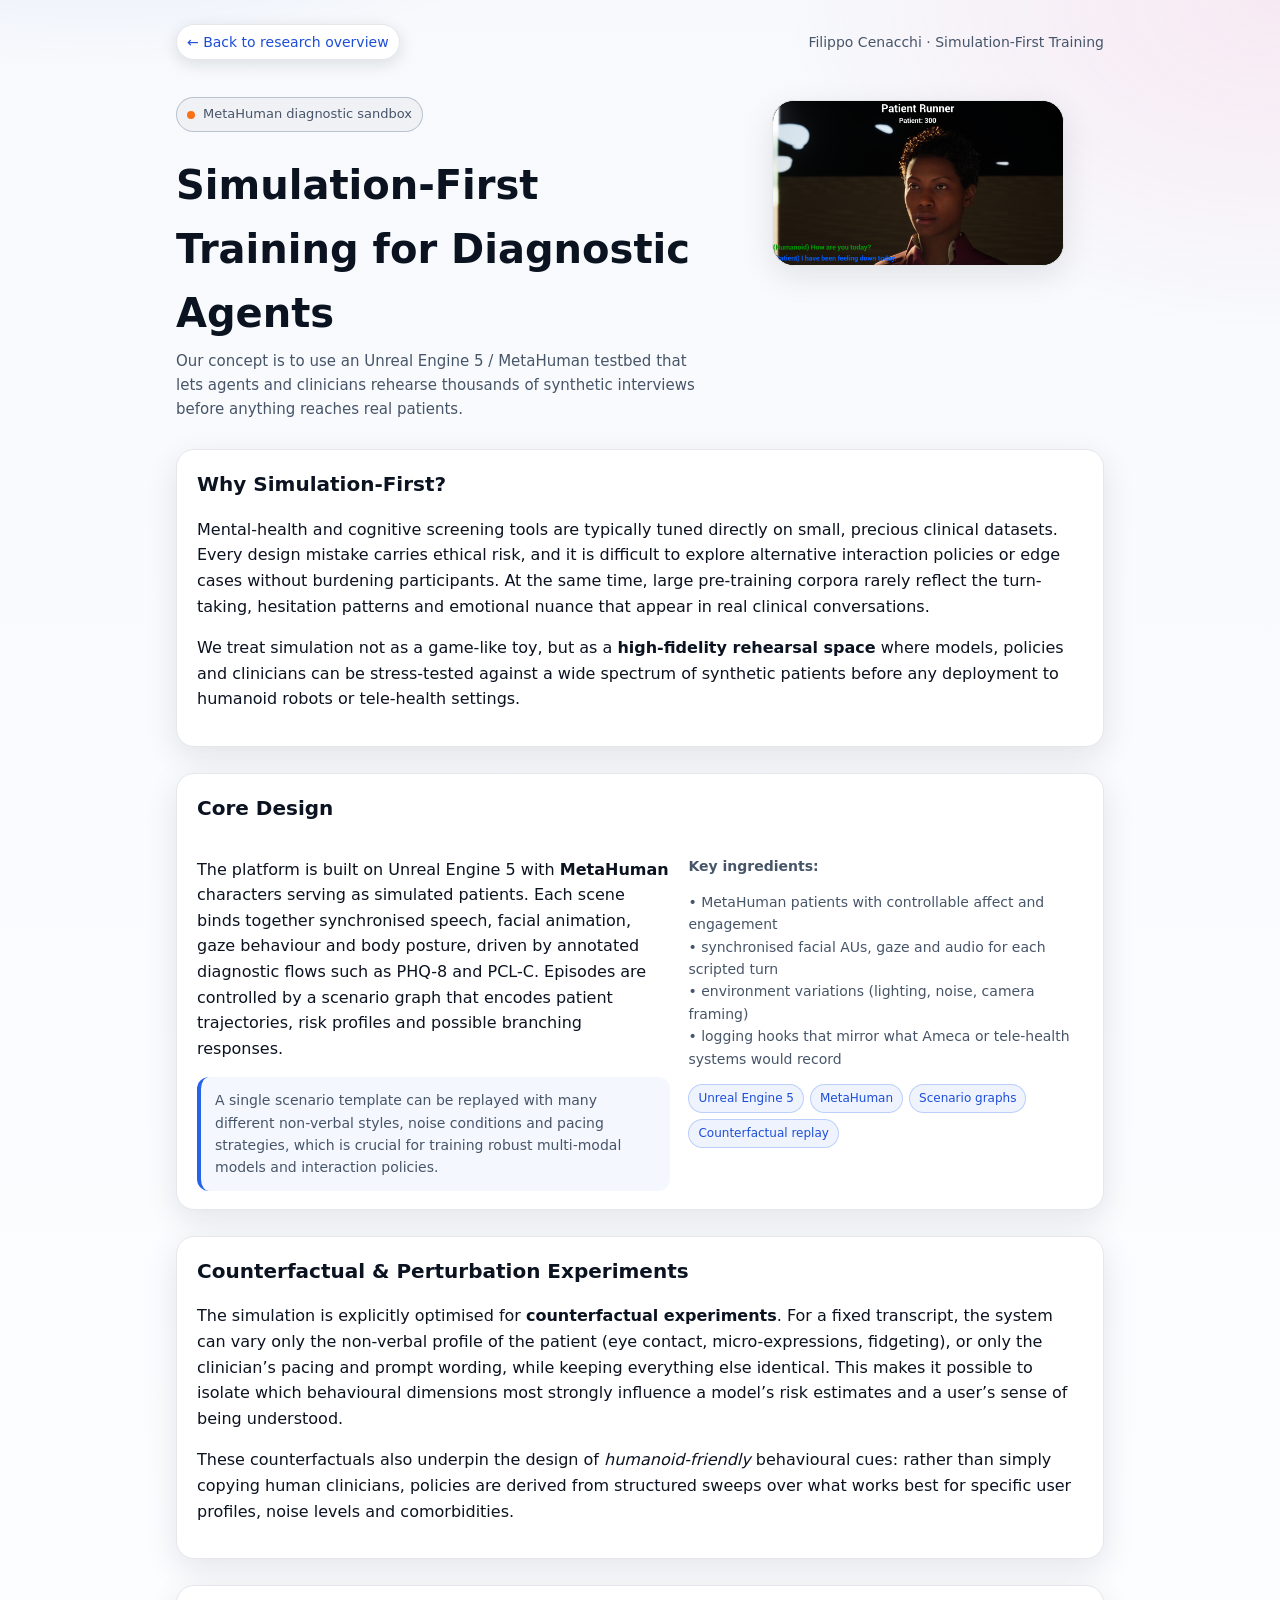
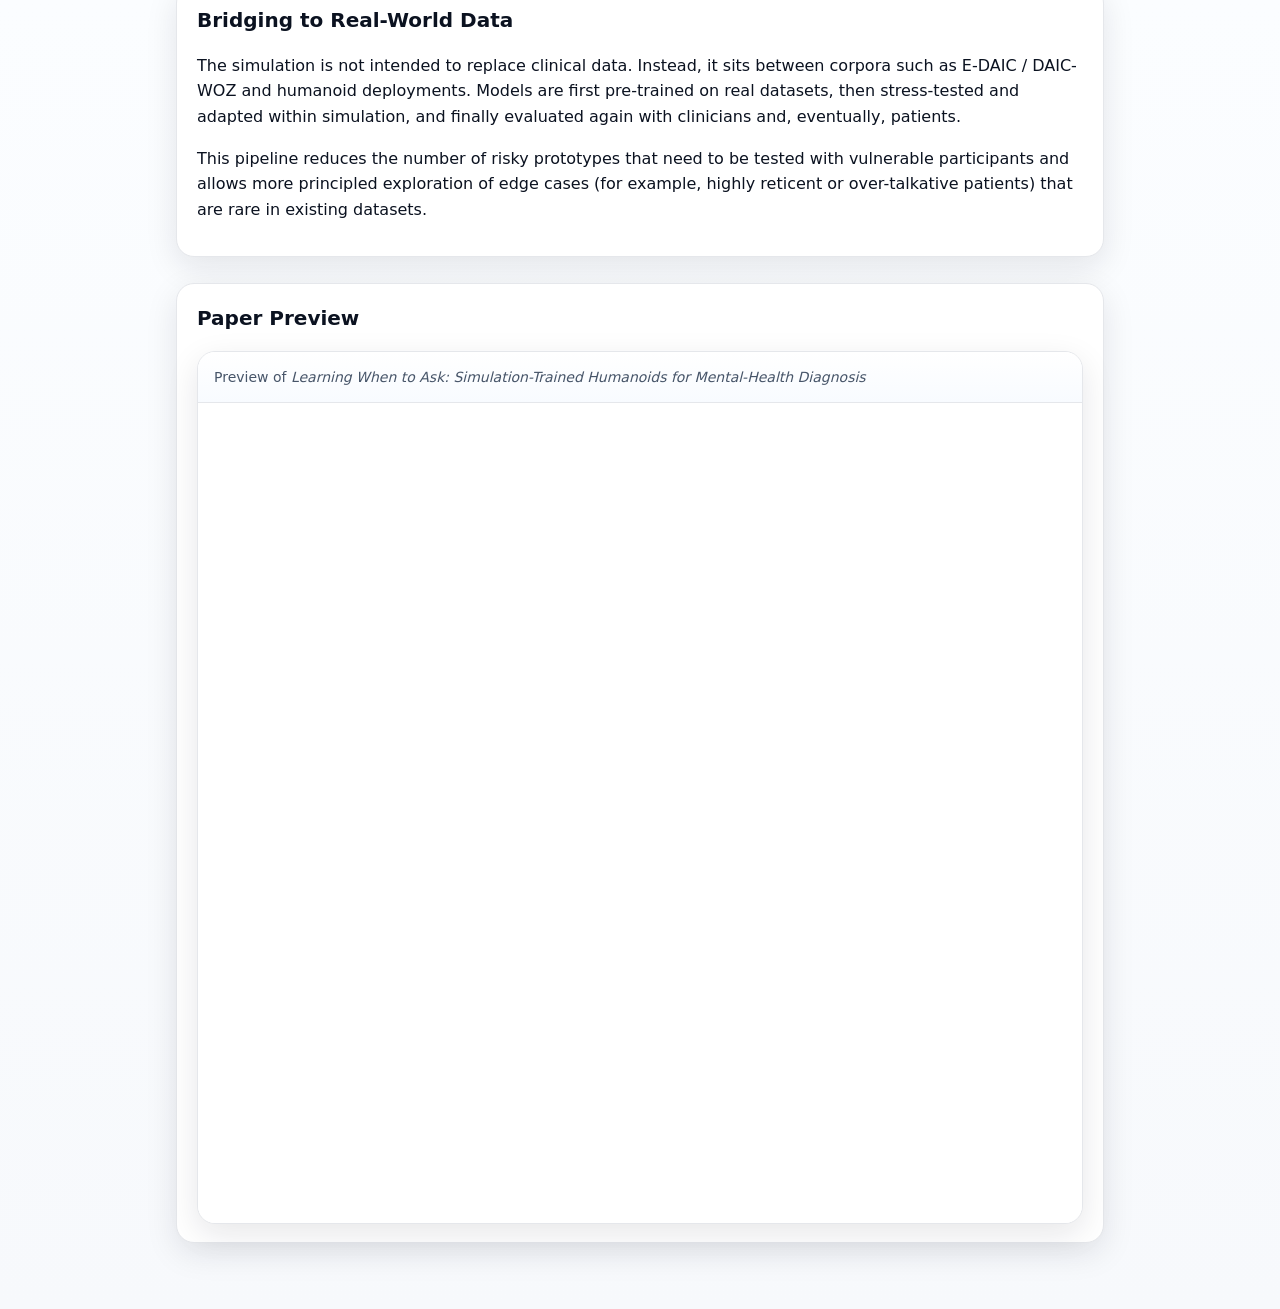
<file: simulation-first-training.html>
<!doctype html>
<html lang="en">
<head>
  <meta charset="utf-8">
  <title>Simulation-First Training • Filippo Cenacchi</title>
  <meta name="viewport" content="width=device-width, initial-scale=1">
  <meta name="description"
        content="Unreal Engine 5 / MetaHuman testbed for counterfactual diagnostic simulations, letting clinicians and agents practise thousands of synthetic interviews before deployment.">

  <style>
    .paper-study-grid{
  display:grid;
  grid-template-columns:minmax(0,1.2fr) minmax(0,0.95fr);
  gap:18px;
  align-items:start;
}
.metric-grid{
  display:grid;
  grid-template-columns:repeat(2,minmax(0,1fr));
  gap:12px;
  margin:14px 0 14px;
}
.metric-card{
  padding:12px 14px;
  border-radius:14px;
  border:1px solid var(--border);
  background:#fff;
  box-shadow:0 8px 22px rgba(15,23,42,0.06);
}
.metric-card strong{
  display:block;
  font-size:22px;
  line-height:1.05;
  margin-bottom:6px;
  color:var(--brand-ink);
}
.metric-card span{
  display:block;
  font-size:13px;
  color:var(--subtle);
}
.reflect-box{
  margin-top:14px;
  padding:14px 16px;
  border-radius:14px;
  background:rgba(37,99,235,0.06);
  border-left:4px solid var(--brand);
}
.paper-preview-panel{
  border:1px solid var(--border);
  border-radius:18px;
  overflow:hidden;
  background:#fff;
  box-shadow:0 10px 28px rgba(15,23,42,0.08);
}
.paper-preview-header{
  padding:14px 16px;
  border-bottom:1px solid var(--border);
  background:linear-gradient(180deg,#ffffff 0%,#f8fbff 100%);
}
.paper-links{
  display:flex;
  flex-wrap:wrap;
  gap:8px;
  margin-top:10px;
}
.paper-link-btn{
  display:inline-flex;
  align-items:center;
  gap:6px;
  padding:7px 11px;
  border-radius:999px;
  border:1px solid rgba(37,99,235,0.25);
  background:rgba(37,99,235,0.08);
  color:var(--brand-ink);
  font-size:13px;
  text-decoration:none;
}
.paper-link-btn:hover{
  text-decoration:none;
  background:rgba(37,99,235,0.12);
}
.paper-preview-panel iframe{
  width:100%;
  height:760px;
  border:0;
  display:block;
  background:#fff;
}
@media(max-width:800px){
  .paper-study-grid{grid-template-columns:1fr;}
  .metric-grid{grid-template-columns:1fr;}
  .paper-preview-panel iframe{height:620px;}
}
    :root{
      --bg:#f7f9fc;--panel:#ffffff;--text:#0b1220;--subtle:#475569;
      --brand:#2563eb;--brand-ink:#1d4ed8;--border:#e5e7eb;
      --shadow:0 10px 32px rgba(15,23,42,0.10);
      --accent-soft:rgba(37,99,235,0.08);
    }
    *{box-sizing:border-box;}
    html,body{
      margin:0;padding:0;min-height:100vh;
      font:16px/1.6 system-ui,-apple-system,Segoe UI,Roboto,Ubuntu;
      color:var(--text);
      background:
        radial-gradient(1100px 650px at 8% -10%,rgba(37,99,235,.16),transparent 55%),
        radial-gradient(900px 600px at 100% 0%,rgba(244,114,182,.12),transparent 55%),
        linear-gradient(180deg,#f7f9fc 0%,#fbfdff 55%,#f7f9fc 100%);
    }
    a{color:var(--brand-ink);text-decoration:none}
    a:hover{text-decoration:underline}
    .container{max-width:960px;margin:0 auto;padding:24px 16px 40px;}
    header{
      display:flex;justify-content:space-between;align-items:center;
      gap:12px;margin-bottom:24px;
    }
    .back-link{
      display:inline-flex;align-items:center;gap:6px;
      padding:6px 10px;border-radius:999px;
      background:#fff;border:1px solid var(--border);
      font-size:14px;box-shadow:0 4px 16px rgba(15,23,42,0.12);
    }
    h1{font-size:clamp(30px,4vw,40px);margin:8px 0 4px;}
    .subtitle{margin:0;color:var(--subtle);font-size:15px;}
    .hero{
      display:grid;grid-template-columns:minmax(0,2fr) minmax(260px,1.4fr);
      gap:24px;align-items:flex-start;margin-bottom:28px;
    }
    .hero-media{
      border-radius:22px;overflow:hidden;border:1px solid var(--border);
      box-shadow:var(--shadow);background:#000;
    }
    .hero-media img{width:100%;height:100%;object-fit:cover;display:block;}
    .pill{
      display:inline-flex;align-items:center;gap:8px;
      padding:6px 10px;border-radius:999px;
      background:rgba(15,23,42,0.03);
      border:1px solid rgba(148,163,184,0.6);
      font-size:13px;color:var(--subtle);
    }
    .pill span.dot{width:8px;height:8px;border-radius:999px;background:#f97316;}
    section{
      margin-bottom:26px;background:var(--panel);border-radius:18px;
      border:1px solid var(--border);box-shadow:var(--shadow);
      padding:18px 20px 18px;
    }
    section h2{margin-top:0;font-size:20px;}
    .tag-row{margin-top:8px;display:flex;flex-wrap:wrap;gap:6px;}
    .tag{
      font-size:12px;padding:4px 9px;border-radius:999px;
      background:var(--accent-soft);color:var(--brand-ink);
      border:1px solid rgba(37,99,235,0.25);
    }
    .two-col{
      display:grid;grid-template-columns:minmax(0,1.2fr) minmax(0,1fr);
      gap:18px;
    }
    @media(max-width:800px){
      .hero{grid-template-columns:1fr;}
      .two-col{grid-template-columns:1fr;}
    }
    .callout{
      margin:0;padding:12px 14px;border-radius:12px;
      background:rgba(37,99,235,0.05);
      border-left:4px solid var(--brand);
      font-size:14px;color:var(--subtle);
    }
    .small{font-size:14px;color:var(--subtle);}
  </style>

  <link rel="stylesheet" href="iphone.css">
</head>
<body>
  <div class="container">
    <header>
      <a class="back-link" href="index.html#research">← Back to research overview</a>
      <span class="small">Filippo Cenacchi · Simulation-First Training</span>
    </header>

    <div class="hero">
      <div>
        <p class="pill">
          <span class="dot"></span>
           MetaHuman diagnostic sandbox
        </p>
        <h1>Simulation-First Training for Diagnostic Agents</h1>
        <p class="subtitle">
          Our concept is to use an Unreal Engine 5 / MetaHuman testbed that lets agents and
          clinicians rehearse thousands of synthetic interviews before anything reaches
          real patients.
        </p>
      </div>
      <figure class="hero-media">
        <img src="Scene%20(1).png" alt="MetaHuman simulation scene">
      </figure>
    </div>

    <section>
      <h2>Why Simulation-First?</h2>
      <p>
        Mental-health and cognitive screening tools are typically tuned directly on small,
        precious clinical datasets. Every design mistake carries ethical risk, and it is
        difficult to explore alternative interaction policies or edge cases without burdening
        participants. At the same time, large pre-training corpora rarely reflect the
        turn-taking, hesitation patterns and emotional nuance that appear in real clinical
        conversations.
      </p>
      <p>
        We treat simulation not as a game-like toy, but as a
        <strong>high-fidelity rehearsal space</strong> where models, policies and clinicians
        can be stress-tested against a wide spectrum of synthetic patients before any
        deployment to humanoid robots or tele-health settings.
      </p>
    </section>

    <section>
      <h2>Core Design</h2>
      <div class="two-col">
        <div>
          <p>
            The platform is built on Unreal Engine&nbsp;5 with <strong>MetaHuman</strong>
            characters serving as simulated patients. Each scene binds together
            synchronised speech, facial animation, gaze behaviour and body posture, driven
            by annotated diagnostic flows such as PHQ-8 and PCL-C. Episodes are controlled
            by a scenario graph that encodes patient trajectories, risk profiles and
            possible branching responses.
          </p>
          <p class="callout">
            A single scenario template can be replayed with many different non-verbal
            styles, noise conditions and pacing strategies, which is crucial for
            training robust multi-modal models and interaction policies.
          </p>
        </div>
        <div>
          <p class="small"><strong>Key ingredients:</strong></p>
          <p class="small">
            • MetaHuman patients with controllable affect and engagement<br>
            • synchronised facial AUs, gaze and audio for each scripted turn<br>
            • environment variations (lighting, noise, camera framing)<br>
            • logging hooks that mirror what Ameca or tele-health systems would record
          </p>
          <div class="tag-row">
            <span class="tag">Unreal Engine 5</span>
            <span class="tag">MetaHuman</span>
            <span class="tag">Scenario graphs</span>
            <span class="tag">Counterfactual replay</span>
          </div>
        </div>
      </div>
    </section>

    <section>
      <h2>Counterfactual &amp; Perturbation Experiments</h2>
      <p>
        The simulation is explicitly optimised for <strong>counterfactual experiments</strong>.
        For a fixed transcript, the system can vary only the non-verbal profile of the
        patient (eye contact, micro-expressions, fidgeting), or only the clinician’s
        pacing and prompt wording, while keeping everything else identical. This makes it
        possible to isolate which behavioural dimensions most strongly influence a model’s
        risk estimates and a user’s sense of being understood.
      </p>
      <p>
        These counterfactuals also underpin the design of <em>humanoid-friendly</em>
        behavioural cues: rather than simply copying human clinicians, policies are
        derived from structured sweeps over what works best for specific user profiles,
        noise levels and comorbidities.
      </p>
    </section>

    <section>
      <h2>Bridging to Real-World Data</h2>
      <p>
        The simulation is not intended to replace clinical data. Instead, it sits between
        corpora such as E-DAIC / DAIC-WOZ and humanoid deployments. Models are first
        pre-trained on real datasets, then stress-tested and adapted within simulation,
        and finally evaluated again with clinicians and, eventually, patients.
      </p>
      <p>
        This pipeline reduces the number of risky prototypes that need to be tested with
        vulnerable participants and allows more principled exploration of edge cases
        (for example, highly reticent or over-talkative patients) that are rare in
        existing datasets.
      </p>
    </section>

 <section>
  <h2>Paper Preview</h2>

  <div style="
    margin-top:14px;
    width:100%;
    border:1px solid var(--border);
    border-radius:18px;
    overflow:hidden;
    background:var(--panel);
    box-shadow:var(--shadow);
  ">
    <div style="
      padding:14px 16px;
      border-bottom:1px solid var(--border);
      background:linear-gradient(180deg,#ffffff 0%,#f8fbff 100%);
    ">
      <p style="margin:0; font-size:14px; color:var(--subtle);">
        Preview of <em>Learning When to Ask: Simulation-Trained Humanoids for Mental-Health Diagnosis</em>
      </p>
    </div>

    <iframe
      src="2512.08952v1.pdf#toolbar=1&navpanes=0&view=FitH"
      title="Paper PDF preview"
      loading="lazy"
      style="
        width:100%;
        height:820px;
        border:0;
        display:block;
        background:#fff;
      ">
    </iframe>
  </div>
</section>

</div>
</body>
</html>
</file>
<file: iphone.css>
.section-menu-toggle, .section-menu, .cv-phone-pages { display: none; }

/* Narrow touch screens, including iPhone in portrait and landscape. */
@media (max-width: 767px) and (hover: none) and (pointer: coarse), (max-width: 1024px) and (max-height: 500px) and (hover: none) and (pointer: coarse) {
  html {
    --site-scale: 1;
    -webkit-text-size-adjust: 100%;
    text-size-adjust: 100%;
    overflow-x: clip;
  }
  body { max-width: 100%; }
  img, video, iframe, svg { max-width: 100%; }
  input, select, textarea { font-size: 16px !important; }
  a, button { -webkit-tap-highlight-color: #3156ab25; }

  .portfolio-home main.container {
    grid-template-columns: minmax(0, 1fr);
    gap: 8px;
    padding-inline: max(13px, env(safe-area-inset-left)) max(13px, env(safe-area-inset-right));
  }
  .portfolio-home main.container > *, .portfolio-home .hero > * { min-width: 0; }
  .portfolio-home .nav .inner {
    flex-direction: column;
    align-items: stretch;
    gap: 3px;
    padding: 7px max(10px, env(safe-area-inset-right)) 4px max(10px, env(safe-area-inset-left));
  }
  .portfolio-home .nav .inner > div:first-child { padding-left: 3px; }
  .portfolio-home .nav .inner > div:last-child {
    justify-content: flex-start;
    flex-wrap: nowrap !important;
    overflow-x: auto;
    scrollbar-width: none;
    -webkit-overflow-scrolling: touch;
    padding-block: 1px;
  }
  .portfolio-home .nav .inner > div:last-child::-webkit-scrollbar { display: none; }
  .portfolio-home .nav a.link {
    display: inline-flex;
    flex: 0 0 auto;
    align-items: center;
    min-height: 42px;
    box-sizing: border-box;
    padding: 7px 10px;
    font-size: 14px;
    white-space: nowrap;
  }

  body.portfolio-home {
    width: 100%;
    overflow-x: clip;
    transform: none;
  }
  .portfolio-home .nav .inner { min-width: 0; }
  .portfolio-home .nav .inner:has(.section-menu-toggle:not([hidden])) {
    flex-direction: row;
    align-items: center;
    justify-content: space-between;
    flex-wrap: nowrap;
    gap: 8px;
    padding-block: 8px;
  }
  .portfolio-home .nav .inner:has(.section-menu-toggle:not([hidden])) > div:last-child {
    display: none !important;
  }
  .portfolio-home .nav .inner:has(.section-menu-toggle:not([hidden])) { min-height: 0; }
  .portfolio-home .section { scroll-margin-top: 74px; }
  .portfolio-home .section-menu-toggle:not([hidden]),
  .portfolio-home .section-menu-header button {
    display: inline-flex;
    align-items: center;
    justify-content: center;
    gap: 6px;
    min-height: 44px;
    min-width: 44px;
    padding: 0 10px;
    border: 1px solid var(--border);
    border-radius: 10px;
    background: #f1f5fb;
    color: #142343;
    font: inherit;
    font-weight: 650;
    cursor: pointer;
  }
  .portfolio-home .section-menu-toggle { flex-shrink: 0; }
  .portfolio-home .section-menu[open] {
    display: flex;
    flex-direction: column;
    position: fixed;
    inset: 0 0 0 auto;
    box-sizing: border-box;
    margin: 0;
    width: min(320px, 88vw);
    max-width: none;
    height: 100%;
    max-height: none;
    padding: max(12px, env(safe-area-inset-top)) max(14px, env(safe-area-inset-right)) max(12px, env(safe-area-inset-bottom)) 14px;
    border: 0;
    border-left: 1px solid var(--border);
    background: #fff;
    color: #142343;
    overflow: hidden;
    box-shadow: -12px 0 36px #14234330;
  }
  .portfolio-home .section-menu::backdrop { background: #101b3377; }
  html:has(.section-menu[open]) { overflow: hidden; }
  .portfolio-home .section-menu-header {
    display: flex;
    align-items: center;
    justify-content: space-between;
    padding-bottom: 8px;
    border-bottom: 1px solid var(--border);
    font-size: 18px;
  }
  .portfolio-home .section-menu nav {
    min-height: 0;
    overflow-y: auto;
    overscroll-behavior: contain;
    padding: 6px 3px;
  }
  .portfolio-home .section-menu a {
    display: flex;
    align-items: center;
    min-height: 44px;
    padding-inline: 10px;
    border-radius: 8px;
    color: inherit;
  }
  .portfolio-home .section-menu a:focus-visible { background: #edf2fa; }
  .portfolio-home #cv .cv-phone-pages {
    display: grid;
    gap: 10px;
    min-width: 0;
  }
  .portfolio-home #cv .cv-phone-pages .pill { justify-self: start; }
  .portfolio-home #cv .cv-phone-pages img {
    display: block;
    width: 100%;
    height: auto;
    border: 1px solid var(--border);
    border-radius: 6px;
    background: white;
  }
  .portfolio-home #cv iframe,
  .portfolio-home #cv .cv-phone-pages ~ .meta { display: none; }

  .portfolio-home #about .hero {
    grid-template-columns: minmax(0, 1fr) !important;
    gap: 12px !important;
  }
  .portfolio-home #about .hero > :is(#heroLeft, #heroMain) { display: contents !important; }
  .portfolio-home #heroMain > .title {
    grid-area: 1 / 1;
    margin: 0;
    font-size: clamp(32px, 8vw, 45px);
  }
  .portfolio-home #heroMain > .subtitle {
    grid-area: 2 / 1;
    margin: 0 auto;
    max-width: 38ch;
    font-size: 15px;
  }
  .portfolio-home #heroLeft > .avatar {
    grid-area: 3 / 1;
    width: min(100%, 172px) !important;
  }
  .portfolio-home #heroMain > .hero-bio {
    grid-area: 4 / 1;
    margin: 0;
    text-align: left;
  }
  .portfolio-home #heroLeft > .hero-left-links {
    grid-area: 5 / 1;
    grid-template-columns: repeat(2, minmax(0, 1fr)) !important;
    max-width: 440px !important;
    justify-self: center;
  }
  .portfolio-home .hero-left-links > :is(.academic-cv-pill, .open-to-pill, .selected-work) { grid-column: 1 / -1; }
  .portfolio-home .hero-left-links > .pill { min-height: 44px; }
  .portfolio-home #about .hero > #heroSide {
    grid-area: 6 / 1 !important;
    min-width: 0 !important;
    gap: 12px !important;
    margin-top: 0 !important;
  }
  .portfolio-home #globeWrap { min-width: 0 !important; min-height: 0 !important; }
  .portfolio-home #visitorGlobe {
    width: min(100%, 250px) !important;
    height: auto !important;
    min-width: 0 !important;
    min-height: 0 !important;
    aspect-ratio: 1;
  }
  .portfolio-home .hero-news { max-width: 440px !important; }

  #research .research-gallery-controls { width: 100%; }
  #research .research-gallery-arrows button { width: 42px; min-height: 44px; }
  #research .research-grid { --project-width: min(79vw, 460px); }
  #research .card-focus .card-body { padding: 12px; }
  #research .card-focus .card-body h3 { font-size: 19px; }
  #research .card-focus .card-body p { font-size: 13px; }
  #research .card-media { aspect-ratio: 16 / 10; }
  #research .project-strip { min-height: 40px; }

  #publications .publication-layout { grid-template-columns: minmax(0,1fr); gap: 12px; }
  #publications .pub-reading-room { grid-row: 1; scroll-margin-top: 104px; }
  #publications #pubList { max-height: min(590px, 63dvh); }
  #publications #pubList .card.pub { padding: 11px; }
  #publications .pub-filters { gap: 6px; margin-bottom: 8px; }
  #publications .pub-filter-btn { min-height: 38px; }
  #publications .library-scene.has-render { min-height: 260px; }
  #publications .library-page { height: min(230px, 42dvh); }
  #publications .library-card-button, #publications .library-read { min-height: 35px; }
  #publications-graph .pubgraph-wrap { grid-template-columns: minmax(0,1fr); gap: 12px; }
  #publications-graph .pubgraph-canvas { height: clamp(330px, 62dvh, 525px); }
  #publications-graph .pubgraph-side { height: auto; }
  #publications-graph .pubgraph-legend { gap: 5px; }

  .portfolio-home #eventTrack {
    gap: 0;
    overflow-x: auto;
    scroll-snap-type: x mandatory;
    transform: none !important;
    transition: none;
  }
  .portfolio-home #eventTrack .event-item {
    flex: 0 0 100%;
    min-width: 0;
    grid-template-columns: minmax(0,1fr);
    gap: 10px;
    scroll-snap-align: start;
  }
  .portfolio-home .cert-grid { grid-template-columns: minmax(0, 1fr); }
  .portfolio-home #contact a, .portfolio-home .timeline .content { overflow-wrap: anywhere; }
  .portfolio-home pre { max-width: 100%; overflow-x: auto; }

  body:not(.portfolio-home) :is(.hero, .two-col, .paper-study-grid, .metric-grid) {
    grid-template-columns: minmax(0, 1fr);
  }
  body:not(.portfolio-home) :is(.hero, .two-col, .paper-study-grid, .metric-grid) > * { min-width: 0; }
  body:not(.portfolio-home) :is(.hero-content, .hero-copy, .card, main, header) { overflow-wrap: break-word; }
  body:not(.portfolio-home) :is(h1, .hero-content h1) { font-size: clamp(27px, 7.5vw, 42px); line-height: 1.12; }
  body:not(.portfolio-home) :is(pre, .table-wrap) { max-width: 100%; overflow-x: auto; }

  /* Phone layout: compact rows with full details available on demand. */
  body.portfolio-home main.container { gap: 0; }
  .portfolio-home .section { padding-block: 16px; }
  .portfolio-home .section > h2 {
    margin: 0 0 9px;
    font-size: 20px;
    line-height: 1.25;
    letter-spacing: -.02em;
  }
  .portfolio-home .reveal { opacity: 1; transform: none; transition: none; }

  .portfolio-home #visitorGlobe {
    border-radius: 0 !important;
    overflow: visible !important;
  }
  .portfolio-home #visitorGlobe canvas {
    width: 100% !important;
    height: 100% !important;
  }
  .portfolio-home #globeWrap { gap: 5px; }
  .portfolio-home .visitor-ticker { width: min(100%, 250px); }

  .portfolio-home .hero-news {
    box-sizing: border-box;
    padding: 12px !important;
    border-radius: 12px;
    box-shadow: none;
    text-align: left;
  }
  .portfolio-home .hero-news h3 { margin-bottom: 8px; }
  .portfolio-home .hero-news-list { gap: 7px; }
  .portfolio-home .hero-news-item--featured {
    display: grid;
    grid-template-columns: 76px minmax(0, 1fr);
    gap: 3px 9px;
    align-items: start;
  }
  .portfolio-home .hero-news-item--featured > a { grid-row: span 2; }
  .portfolio-home .hero-news-image {
    width: 76px;
    height: 66px;
    max-height: none;
    object-fit: cover;
    margin: 0;
    border-radius: 7px;
    box-shadow: none;
  }

  .portfolio-home :is(#education, #experience, #teaching, #talks, #leadership) .card.timeline {
    gap: 0;
    padding: 0;
    border-radius: 12px;
    box-shadow: none;
  }
  .portfolio-home :is(#education, #experience, #teaching, #talks, #leadership) .timeline .item {
    grid-template-columns: minmax(0, 1fr) auto;
    gap: 2px 8px;
    align-items: start;
    padding: 9px 10px;
    border: 0;
    border-radius: 0;
    background: none;
    transform: none;
  }
  .portfolio-home :is(#education, #experience, #teaching, #talks, #leadership) .timeline .item + .item { border-top: 1px solid var(--border); }
  .portfolio-home .timeline .item > .date {
    grid-column: 1;
    font-size: 11px;
    line-height: 1.3;
    white-space: normal;
  }
  .portfolio-home .timeline .item > .content {
    grid-column: 1;
    min-width: 0;
    font-size: 13px;
    line-height: 1.4;
  }
  .portfolio-home .timeline .content > strong { font-size: 14px; }
  .portfolio-home :is(#education, #experience) .timeline .item > :is(.edu-logo-link, .experience-logos) {
    grid-area: 1 / 2 / span 2;
    position: static;
    width: 58px;
    min-height: 44px;
    margin: 0;
    display: flex;
    align-items: center;
    justify-content: center;
    transform: none;
  }
  .portfolio-home :is(#education .edu-logo-link, #experience .experience-logos) img {
    max-width: 56px;
    max-height: 29px;
    height: auto;
    object-fit: contain;
    filter: none;
  }
  .portfolio-home .phone-detail-toggle:not([hidden]) {
    display: inline-flex;
    align-items: center;
    min-height: 44px;
    padding: 0 8px;
    margin: 0 0 0 -8px;
    border: 0;
    border-radius: 6px;
    color: var(--brand-ink);
    background: transparent;
    font-family: inherit;
    font-size: 12px;
    font-weight: 650;
    cursor: pointer;
  }
  .portfolio-home .phone-detail-toggle:not([hidden])[aria-expanded="false"] ~ .phone-entry-detail { display: none; }

  .portfolio-home #publications .publication-layout { gap: 9px; }
  .portfolio-home #publications .pub-filters { gap: 4px; }
  .portfolio-home #publications .pub-filter-btn { min-height: 36px; padding: 4px 8px; }
  .portfolio-home #publications #pubList { gap: 0; padding: 0; }
  .portfolio-home #publications #pubList .card.pub {
    grid-template-columns: 43px minmax(0, 1fr) 48px;
    gap: 7px;
    align-items: start;
    padding: 8px;
    border-radius: 0;
    box-shadow: none;
  }
  .portfolio-home #pubList .card.pub > a:first-child { display: block; }
  .portfolio-home #pubList .card.pub h3 { font-size: 14px; line-height: 1.3; }
  .portfolio-home #pubList .card.pub .meta { font-size: 11px; line-height: 1.35; }
  .portfolio-home #pubList .card.pub .kvs { gap: 4px; margin: 3px 0 0; }
  .portfolio-home #pubList .card.pub .kvs .badge {
    display: inline-flex;
    align-items: center;
    min-height: 32px;
    padding: 2px 6px;
    font-size: 11px;
  }
  .portfolio-home #pubList .pub-preview { width: 100%; min-width: 0; }
  .portfolio-home #pubList .pub-preview img { width: 100%; height: auto; box-shadow: none; }
  .portfolio-home #pubList .library-card-button { margin-top: 2px; }

  .portfolio-home :is(.events, .prize-card, #certs > .card, #contact > .card) {
    padding: 10px;
    border-radius: 12px;
    box-shadow: none;
  }
  .portfolio-home #eventTrack .event-item,
  .portfolio-home .prize-card,
  .portfolio-home #certs .cert-card {
    grid-template-columns: 76px minmax(0, 1fr);
    gap: 8px;
    min-height: 0;
    align-items: start;
  }
  .portfolio-home :is(#eventTrack .event-item, .prize-card) > img {
    grid-area: 1 / 1;
  }
  .portfolio-home :is(#eventTrack .event-item, .prize-card) > div {
    grid-area: 1 / 2;
    min-width: 0;
  }
  .portfolio-home :is(#eventTrack .event-item, .prize-card) img {
    width: 76px;
    height: 66px;
    object-fit: cover;
    border-radius: 7px;
    box-shadow: none;
  }
  .portfolio-home :is(#eventTrack, .prize-card, #certs) h3 { font-size: 14px; line-height: 1.3; }
  .portfolio-home :is(#eventTrack, .prize-card, #certs) :is(p, .meta) {
    font-size: 12px;
    line-height: 1.4;
  }
  .portfolio-home #eventTrack .event-label { font-size: 9px; padding: 2px 5px; }
  .portfolio-home #certs .cert-card { padding: 8px 0; }
  .portfolio-home #certs .cert-card .thumb { min-width: 0; }

  .portfolio-home #leadership .leadership-grid,
  .portfolio-home #teaching .teaching-grid {
    grid-template-columns: minmax(0, 1fr);
    gap: 0;
    padding: 0;
    background: var(--panel);
    border: 1px solid var(--border);
    border-radius: 12px;
    box-shadow: none;
  }
  .portfolio-home #leadership .leadership-item,
  .portfolio-home #teaching .teach-card:not(.teach-card--evidence) {
    padding: 9px 11px 4px;
    border: 0;
    border-radius: 0;
    background: none;
    box-shadow: none;
    transform: none;
  }
  .portfolio-home #leadership .leadership-item + .leadership-item,
  .portfolio-home #teaching .teach-card:not(.teach-card--evidence) + .teach-card:not(.teach-card--evidence) {
    border-top: 1px solid var(--border);
  }
  .portfolio-home #leadership :is(.leadership-header, .leadership-item--kdd) {
    display: grid;
    grid-template-columns: minmax(0, 1fr) 78px;
    align-items: start;
    gap: 4px 8px;
  }
  .portfolio-home #leadership .leadership-logo { justify-self: stretch; font-size: 9px; }
  .portfolio-home #leadership .leadership-logo img { width: 68px; max-height: 30px; object-fit: contain; }
  .portfolio-home #leadership .leadership-item h3,
  .portfolio-home #teaching .teach-card:not(.teach-card--evidence) h3 {
    margin: 0 0 3px;
    font-size: 15px;
    line-height: 1.3;
  }
  .portfolio-home #leadership .leadership-item .period { margin: 0; font-size: 11px; }
  .portfolio-home #leadership .leadership-item p,
  .portfolio-home #teaching .teach-card:not(.teach-card--evidence) :is(p, .teach-role) {
    margin: 0 0 6px;
    font-size: 13px;
    line-height: 1.45;
  }
  .portfolio-home #teaching .teach-card:not(.teach-card--evidence)::after { display: none; }
  .portfolio-home #teaching .teach-top { margin-bottom: 4px; }
  .portfolio-home #teaching .teach-code { padding: 2px 6px; font-size: 11px; }
  .portfolio-home #teaching .teach-enrol { display: flex; align-items: baseline; gap: 4px; }
  .portfolio-home #teaching .teach-enrol .num { font-size: 13px; letter-spacing: 0; }
  .portfolio-home #teaching .teach-enrol .label { margin: 0; letter-spacing: 0; text-transform: none; }

  .portfolio-home #teaching .teaching-wrap { gap: 10px; }
  .portfolio-home #teaching .teaching-summary {
    grid-template-columns: repeat(2, minmax(0, 1fr));
    gap: 5px;
  }
  .portfolio-home #teaching .teach-stat {
    padding: 6px 8px;
    gap: 5px;
    border-radius: 8px;
    box-shadow: none;
    transform: none;
  }
  .portfolio-home #teaching .teach-stat .big { font-size: 16px; }
  .portfolio-home #teaching .teach-stat .small { font-size: 10px; letter-spacing: 0; text-transform: none; }

  .portfolio-home #teaching .teach-card:not(.teach-card--evidence) {
    display: grid;
    grid-template-columns: minmax(0, 1fr) auto;
    align-items: center;
    column-gap: 6px;
    padding: 5px 9px 2px;
  }
  .portfolio-home #teaching .teach-card > :is(.teach-top, .phone-entry-detail) { grid-column: 1 / -1; }
  .portfolio-home #teaching .teach-card:not(.teach-card--evidence) > h3 {
    grid-column: 1;
    margin: 0;
  }
  .portfolio-home #teaching .teach-card > .phone-detail-toggle { grid-column: 2; margin: 0; }
  .portfolio-home #teaching .teach-card > .teach-top { margin: 0; }
  .portfolio-home #teaching .teach-card > .teach-link-row { margin: 2px 0 7px; }
  .portfolio-home #teaching .teach-card > .phone-detail-toggle[aria-expanded="false"] ~ .phone-entry-detail {
    display: none;
  }

  .portfolio-home #certs .cert-card {
    grid-template-columns: 58px minmax(0, 1fr);
    gap: 9px;
  }
  .portfolio-home #certs .cert-card + .cert-card { border-top: 1px solid var(--border); }
  .portfolio-home #certs .cert-card .thumb img {
    box-sizing: border-box;
    width: 100%;
    height: 48px;
    padding: 3px;
    border-radius: 6px;
  }
  .portfolio-home #certs .cert-body { padding-left: 0; }
  .portfolio-home #certs .cert-body h3 { margin: 0 0 4px; }
  .portfolio-home #certs .cert-body p { margin: 4px 0 0; }
  .portfolio-home #certs .cert-body .badge {
    display: inline-flex;
    align-items: center;
    min-height: 44px;
    box-sizing: border-box;
    padding: 2px 8px;
  }

  .portfolio-home .selected-work ul {
    box-sizing: border-box;
    width: min(80%, 280px);
    margin-inline: auto;
  }
  .portfolio-home .selected-work-controls { margin-top: 2px; }
  .portfolio-home .selected-work-controls button { width: 44px; height: 44px; }

  .portfolio-home #eventTrack.is-phone-carousel {
    display: block;
    overflow: visible;
    scroll-snap-type: none;
    touch-action: pan-y pinch-zoom;
  }
  .portfolio-home #eventTrack.is-phone-carousel > .event-item:not(.is-current-event) {
    display: none;
  }
  .portfolio-home .event-phone-controls:not([hidden]) {
    display: flex;
    align-items: center;
    justify-content: center;
    gap: 10px;
    margin-top: 6px;
    font-size: 12px;
  }
  .portfolio-home .event-phone-controls button {
    min-width: 44px;
    min-height: 44px;
    border: 1px solid var(--border);
    border-radius: 8px;
    background: var(--panel);
    color: var(--brand-ink);
    font: inherit;
    font-size: 18px;
    cursor: pointer;
  }

  .portfolio-home .visitor-ticker:not(.is-paused) .visitor-ticker-track.is-rolling {
    animation-play-state: running;
  }
  .portfolio-home .visitor-ticker.is-paused .visitor-ticker-viewport {
    overflow-x: auto;
  }
  .portfolio-home .visitor-ticker.is-paused .visitor-ticker-track.is-rolling {
    animation: none;
  }
  .portfolio-home .visitor-ticker.is-paused .visitor-ticker-list[aria-hidden="true"] {
    display: none;
  }
}
</file>
